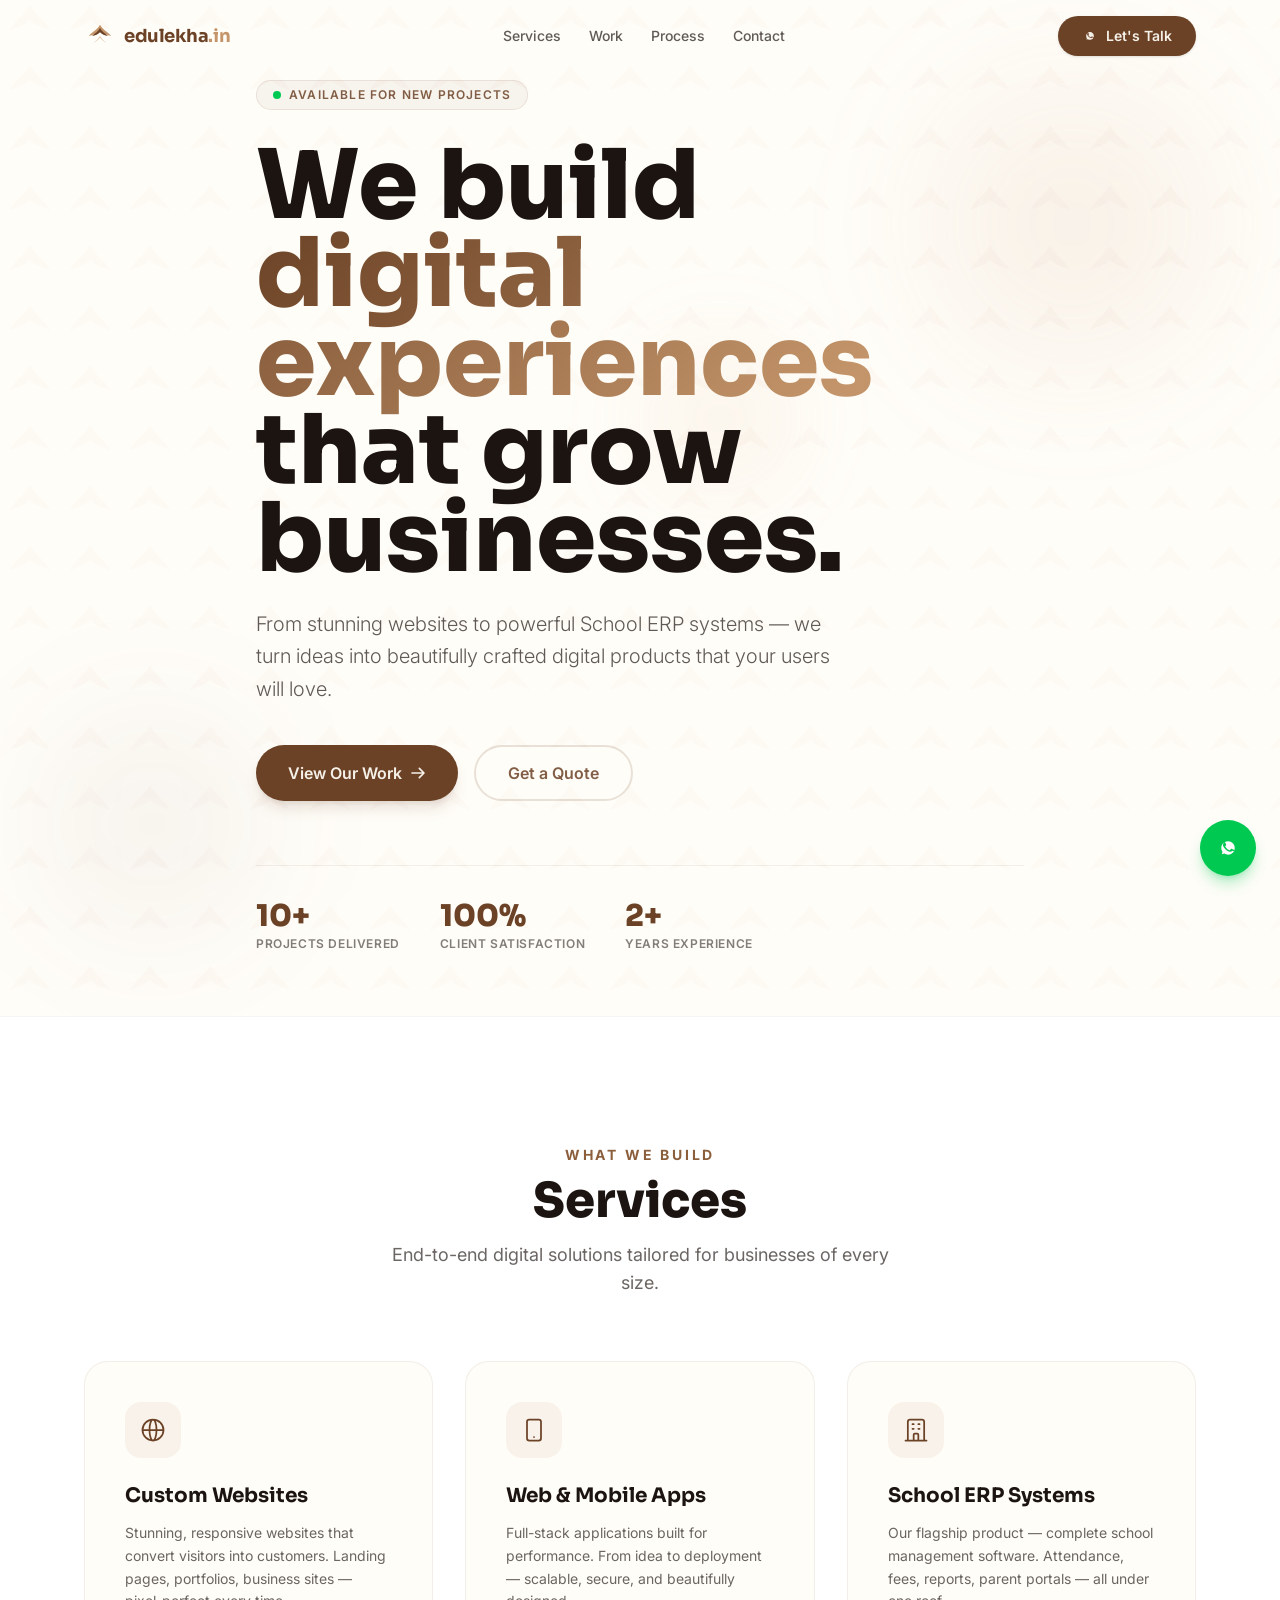
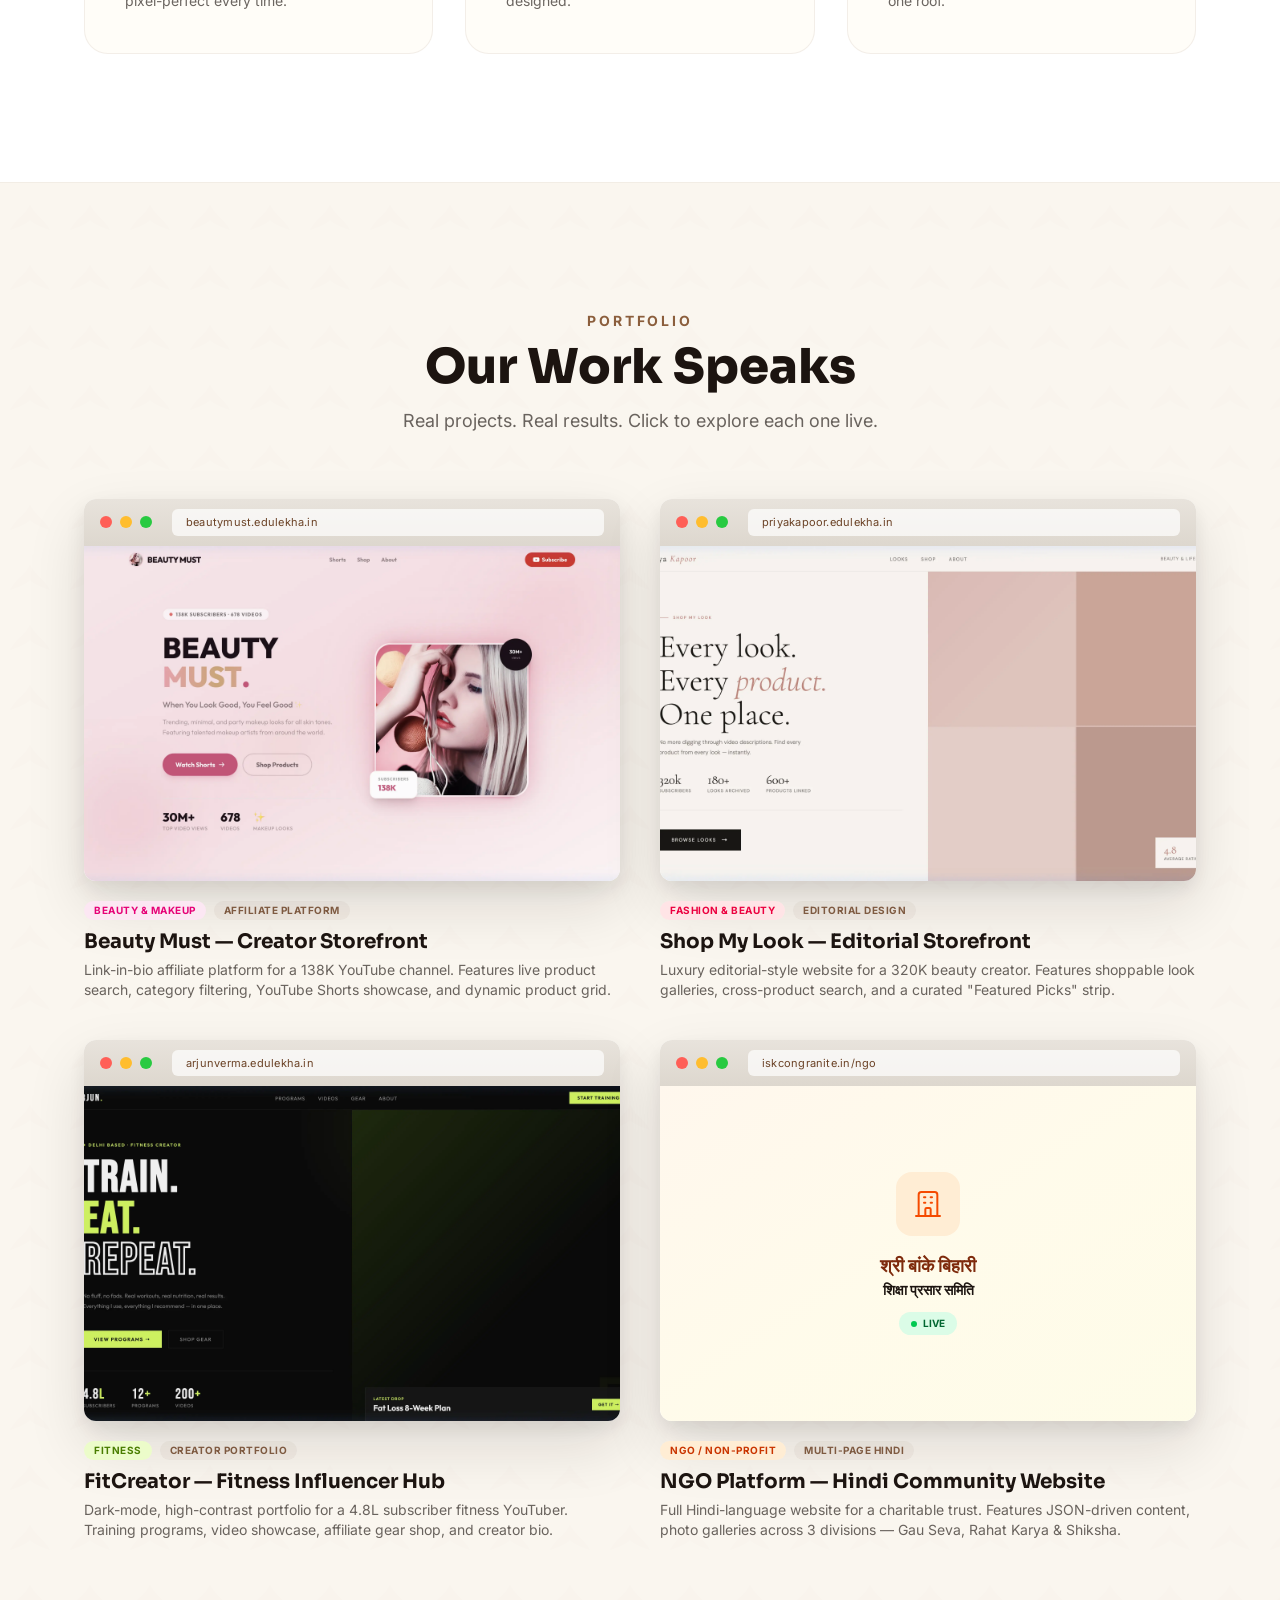
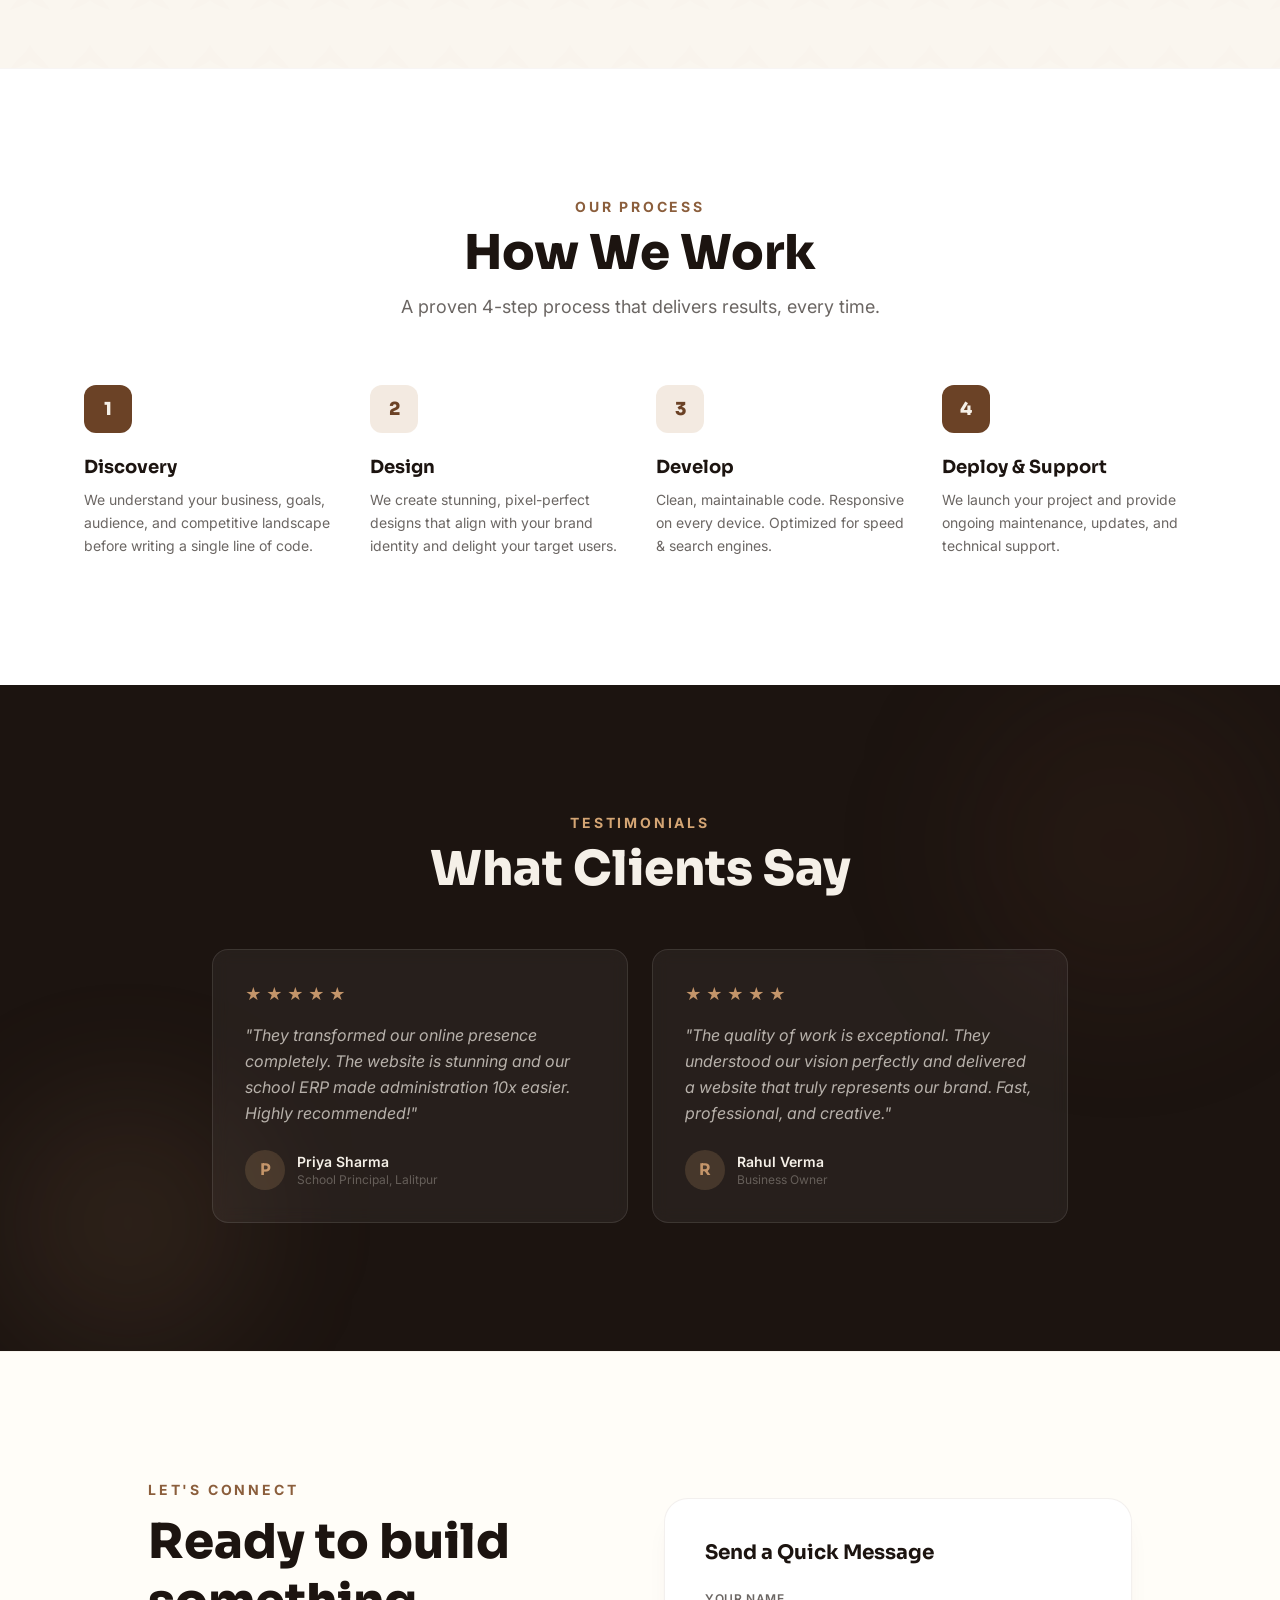
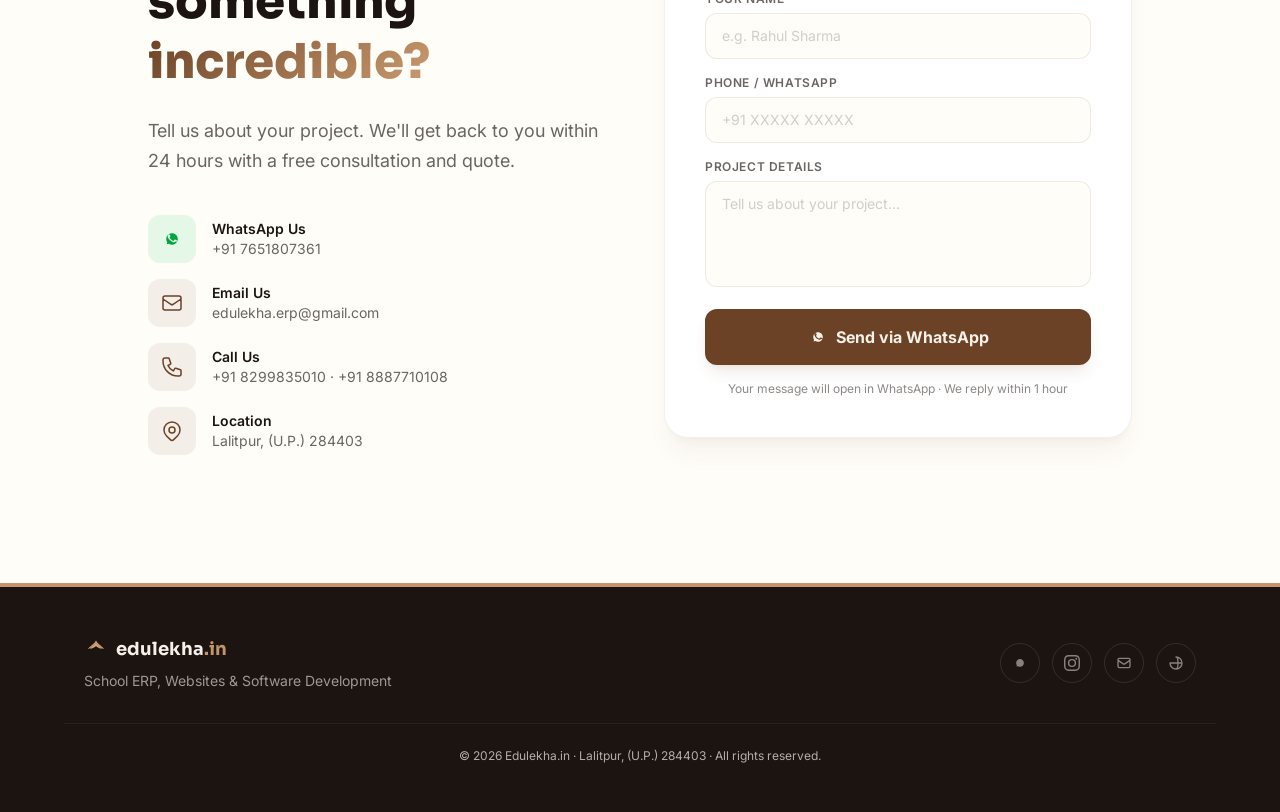
<file: index.html>
<!DOCTYPE html>
<html lang="en" class="scroll-smooth">
<head>
    <meta charset="UTF-8">
    <meta name="viewport" content="width=device-width, initial-scale=1.0">
    <title>Edulekha.in — School ERP, Websites & Software Development</title>
    <meta name="description" content="We craft stunning websites, powerful school ERP systems, and custom software solutions. Based in Lalitpur, U.P. — serving clients nationwide.">
    <link rel="canonical" href="https://edulekha.in/">

    <!-- Google Search Console Verification -->
    <!-- Replace content="..." with your actual verification code from GSC -->
    <meta name="google-site-verification" content="YOUR_GOOGLE_VERIFICATION_CODE_HERE" />

    <!-- Favicon and Touch Icons -->
    <link rel="icon" type="image/svg+xml" href="https://edulekha.in/favicon.svg" />
    <link rel="icon" type="image/png" href="https://edulekha.in/projects/beauty-must/AirBrush_20260418004006.jpg.jpeg" sizes="32x32" />
    <link rel="apple-touch-icon" href="https://edulekha.in/projects/beauty-must/AirBrush_20260418004006.jpg.jpeg" />

    <!-- Open Graph for Social Sharing / SEO -->
    <meta property="og:title" content="Edulekha.in — School ERP, Websites & Software Development">
    <meta property="og:description" content="We craft stunning websites, powerful school ERP systems, and custom software solutions. Based in Lalitpur, U.P. — serving clients nationwide.">
    <meta property="og:url" content="https://edulekha.in/">
    <meta property="og:type" content="website">
    <meta property="og:image" content="https://edulekha.in/projects/beauty-must/preview.webp">
    <meta property="og:site_name" content="Edulekha">
    <meta property="og:locale" content="en_IN">

    <!-- Twitter Cards for Twitter/X Sharing -->
    <meta name="twitter:card" content="summary_large_image">
    <meta name="twitter:title" content="Edulekha.in — School ERP, Websites & Software Development">
    <meta name="twitter:description" content="We craft stunning websites, school ERP systems, and custom software solutions. Based in Lalitpur, U.P.">
    <meta name="twitter:image" content="https://edulekha.in/projects/beauty-must/preview.webp">

    <!-- JSON-LD Structured Data (Schema.org) for Search Snippets -->
    <script type="application/ld+json">
    {
      "@context": "https://schema.org",
      "@type": "ProfessionalService",
      "name": "Edulekha",
      "alternateName": "Edulekha.in",
      "image": "https://edulekha.in/projects/beauty-must/AirBrush_20260418004006.jpg.jpeg",
      "@id": "https://edulekha.in/#organization",
      "url": "https://edulekha.in",
      "telephone": "+917651807361",
      "priceRange": "$$",
      "address": {
        "@type": "PostalAddress",
        "streetAddress": "Lalitpur",
        "addressLocality": "Lalitpur",
        "addressRegion": "Uttar Pradesh",
        "postalCode": "284403",
        "addressCountry": "IN"
      },
      "geo": {
        "@type": "GeoCoordinates",
        "latitude": 24.6853,
        "longitude": 78.4120
      },
      "openingHoursSpecification": {
        "@type": "OpeningHoursSpecification",
        "dayOfWeek": [
          "Monday",
          "Tuesday",
          "Wednesday",
          "Thursday",
          "Friday",
          "Saturday",
          "Sunday"
        ],
        "opens": "09:00",
        "closes": "21:00"
      },
      "sameAs": [
        "https://www.youtube.com/@BeautyMust",
        "https://github.com/edulekha",
        "https://www.instagram.com/edulekha.design/"
      ],
      "description": "Edulekha.in crafts stunning websites, powerful school ERP systems, and custom full-stack web and mobile software development solutions."
    }
    </script>
    <script type="application/ld+json">
    {
      "@context": "https://schema.org",
      "@type": "WebSite",
      "name": "Edulekha",
      "url": "https://edulekha.in/",
      "potentialAction": {
        "@type": "SearchAction",
        "target": "https://edulekha.in/?q={search_term_string}",
        "query-input": "required name=search_term_string"
      }
    }
    </script>

    <link rel="preconnect" href="https://fonts.googleapis.com">
    <link rel="preconnect" href="https://fonts.gstatic.com" crossorigin>
    <link rel="preload" href="https://fonts.googleapis.com/css2?family=Sora:wght@300;400;500;600;700;800&family=Inter:wght@300;400;500;600;700&display=swap" as="style" onload="this.onload=null;this.rel='stylesheet'">
    <noscript>
        <link href="https://fonts.googleapis.com/css2?family=Sora:wght@300;400;500;600;700;800&family=Inter:wght@300;400;500;600;700&display=swap" rel="stylesheet">
    </noscript>

    <link rel="stylesheet" href="styles.css">

    <style>
        body { font-family: 'Inter', sans-serif; }
        h1,h2,h3,h4,h5,h6,.font-heading { font-family: 'Sora', sans-serif; }

        ::-webkit-scrollbar { width: 6px; }
        ::-webkit-scrollbar-track { background: #F5F0E8; }
        ::-webkit-scrollbar-thumb { background: #C4956A; border-radius: 8px; }

        .reveal { opacity: 0; transform: translateY(28px); transition: all 0.7s cubic-bezier(0.16, 1, 0.3, 1); }
        .reveal.visible { opacity: 1; transform: translateY(0); }

        /* Lotus SVG background pattern */
        .lotus-bg {
            background-image: url("data:image/svg+xml,%3Csvg width='60' height='60' viewBox='0 0 60 60' xmlns='http://www.w3.org/2000/svg'%3E%3Cpath d='M30 5 C25 15, 15 20, 10 30 C15 28, 25 25, 30 20 C35 25, 45 28, 50 30 C45 20, 35 15, 30 5z' fill='%23C4956A' fill-opacity='0.03'/%3E%3C/svg%3E");
        }

        /* Browser mockup */
        .browser-frame { border-radius: 12px; overflow: hidden; box-shadow: 0 25px 60px rgba(28,20,16,0.12), 0 8px 20px rgba(28,20,16,0.08); transition: all 0.5s cubic-bezier(0.16,1,0.3,1); }
        .browser-frame:hover { transform: translateY(-8px) scale(1.01); box-shadow: 0 35px 80px rgba(28,20,16,0.18), 0 12px 30px rgba(28,20,16,0.1); }

        .browser-bar {
            background: linear-gradient(180deg, #E8E3DC, #DDD7CE);
            padding: 10px 16px;
            display: flex;
            align-items: center;
            gap: 8px;
        }
        .browser-dot { width: 12px; height: 12px; border-radius: 50%; }
        .browser-dot.red { background: #FF5F57; }
        .browser-dot.yellow { background: #FFBD2E; }
        .browser-dot.green { background: #28CA41; }
        .browser-url {
            flex: 1;
            margin-left: 12px;
            background: rgba(255,255,255,0.7);
            border-radius: 6px;
            padding: 5px 14px;
            font-size: 11px;
            color: #6B4226;
            font-family: 'Inter', monospace;
            letter-spacing: 0.02em;
        }

        /* Gradient text */
        .gradient-brand {
            background: linear-gradient(135deg, #6B4226 0%, #C4956A 50%, #8B5E3C 100%);
            background-size: 200% auto;
            -webkit-background-clip: text;
            -webkit-text-fill-color: transparent;
            background-clip: text;
        }

        /* Step connector line */
        .step-line { position: relative; }
        .step-line::after {
            content: '';
            position: absolute;
            top: 20px;
            left: 40px;
            right: -60%;
            height: 2px;
            background: linear-gradient(90deg, #C4956A, #C4956A33);
        }

        /* WhatsApp pulse */
        @keyframes waPulse {
            0% { box-shadow: 0 0 0 0 rgba(37,211,102,0.4); }
            70% { box-shadow: 0 0 0 20px rgba(37,211,102,0); }
            100% { box-shadow: 0 0 0 0 rgba(37,211,102,0); }
        }
        .wa-pulse { animation: waPulse 2s infinite; }
    </style>
</head>
<body class="bg-paper text-espresso antialiased lotus-bg selection:bg-gold/30">

    <!-- ═══════════════════════════════════════════════ -->
    <!-- NAVBAR -->
    <!-- ═══════════════════════════════════════════════ -->
    <nav class="fixed top-0 w-full z-50 transition-all duration-500" id="nav">
        <div class="max-w-6xl mx-auto px-5 py-4 flex justify-between items-center">
            <a href="#" class="flex items-center gap-2">
                <!-- Lotus SVG Logo -->
                <svg class="w-8 h-8" viewBox="0 0 100 100" fill="none" xmlns="http://www.w3.org/2000/svg">
                    <path d="M50 15 C42 30, 25 38, 15 50 C25 47, 42 42, 50 35 C58 42, 75 47, 85 50 C75 38, 58 30, 50 15z" fill="#C4956A"/>
                    <path d="M50 25 C45 35, 35 42, 25 50 C35 48, 45 44, 50 38 C55 44, 65 48, 75 50 C65 42, 55 35, 50 25z" fill="#6B4226"/>
                    <path d="M50 50 C46 58, 38 65, 30 72 C38 68, 46 62, 50 55 C54 62, 62 68, 70 72 C62 65, 54 58, 50 50z" fill="#C4956A" opacity="0.6"/>
                </svg>
                <span class="font-heading text-lg font-bold tracking-tight text-brand">edulekha<span class="text-gold">.in</span></span>
            </a>
            <div class="hidden md:flex items-center gap-7 text-sm font-medium">
                <a href="#services" class="text-espresso/70 hover:text-brand transition">Services</a>
                <a href="#work" class="text-espresso/70 hover:text-brand transition">Work</a>
                <a href="#process" class="text-espresso/70 hover:text-brand transition">Process</a>
                <a href="#contact" class="text-espresso/70 hover:text-brand transition">Contact</a>
            </div>
            <a href="https://wa.me/917651807361" target="_blank" class="bg-brand text-cream text-sm font-semibold py-2.5 px-6 rounded-full hover:bg-warm transition-all shadow-sm hover:shadow-lg hover:shadow-brand/15 flex items-center gap-2">
                <svg class="w-4 h-4" fill="currentColor" viewBox="0 0 24 24"><path d="M12.031 6.172c-3.181 0-5.767 2.586-5.768 5.766-.001 1.298.38 2.27 1.019 3.287l-.582 2.128 2.182-.573c.978.58 1.911.928 3.145.929 3.178 0 5.767-2.587 5.768-5.766.001-3.187-2.575-5.77-5.764-5.771zm3.392 8.244c-.144.405-.837.774-1.17.824-.299.045-.677.063-1.092-.069-.252-.08-.573-.187-.982-.365-2.114-.92-3.483-3.078-3.587-3.216-.104-.138-.859-1.144-.859-2.183 0-1.04.542-1.554.733-1.761.191-.208.414-.26.551-.26.138 0 .276.001.393.006.126.006.295-.049.444.316.149.366.505 1.238.55 1.332.046.094.076.204.004.348-.065.145-.102.234-.236.388-.133.153-.284.34-.403.458-.127.126-.263.264-.112.527.152.261.677 1.119 1.455 1.815.998.89 1.826 1.157 2.083 1.28.257.124.407.104.561-.072.153-.176.666-.777.844-1.044.178-.268.356-.223.593-.134.238.089 1.5.707 1.76.837.259.13.432.194.494.303.064.108.064.629-.08 1.034z"/></svg>
                Let's Talk
            </a>
        </div>
        <div class="h-px transition-all duration-500" id="nav-line"></div>
    </nav>

    <!-- ═══════════════════════════════════════════════ -->
    <!-- HERO -->
    <!-- ═══════════════════════════════════════════════ -->
    <main id="main-content">
    <section class="min-h-screen flex items-center pt-20 pb-16 relative overflow-hidden">
        <!-- Decorative -->
        <div class="absolute top-20 right-16 w-72 h-72 bg-gold/10 rounded-full blur-3xl animate-float"></div>
        <div class="absolute bottom-20 left-10 w-56 h-56 bg-brand/5 rounded-full blur-3xl animate-float" style="animation-delay:-3s"></div>
        <div class="absolute top-1/3 left-1/2 w-40 h-40 bg-goldLight/8 rounded-full blur-2xl animate-float" style="animation-delay:-1.5s"></div>

        <div class="max-w-6xl mx-auto px-5 relative z-10">
            <div class="max-w-3xl">
                <div class="inline-flex items-center gap-2 bg-brand/5 border border-brand/10 rounded-full px-4 py-1.5 mb-8 animate-fade-up">
                    <span class="w-2 h-2 bg-green-500 rounded-full animate-pulse"></span>
                    <span class="text-xs font-semibold tracking-widest uppercase text-brand/85">Available for New Projects</span>
                </div>

                <h1 class="font-heading text-5xl md:text-7xl lg:text-8xl font-extrabold leading-[0.92] mb-6 animate-fade-up" style="animation-delay:0.1s">
                    We build<br>
                    <span class="gradient-brand">digital experiences</span><br>
                    that grow<br>businesses.
                </h1>

                <p class="text-lg md:text-xl text-espresso/70 max-w-xl mb-10 leading-relaxed font-light animate-fade-up" style="animation-delay:0.2s">
                    From stunning websites to powerful School ERP systems — we turn ideas into beautifully crafted digital products that your users will love.
                </p>

                <div class="flex flex-wrap gap-4 animate-fade-up" style="animation-delay:0.3s">
                    <a href="#work" class="group bg-brand text-cream font-semibold py-3.5 px-8 rounded-full hover:bg-warm transition-all flex items-center gap-2 shadow-lg shadow-brand/15 hover:shadow-brand/25">
                        View Our Work
                        <svg class="w-4 h-4 group-hover:translate-x-0.5 transition-transform" fill="none" stroke="currentColor" viewBox="0 0 24 24"><path stroke-linecap="round" stroke-linejoin="round" stroke-width="2.5" d="M14 5l7 7m0 0l-7 7m7-7H3"/></svg>
                    </a>
                    <a href="#contact" class="font-semibold py-3.5 px-8 rounded-full border-2 border-brand/15 text-brand/85 hover:border-brand hover:text-brand transition-all">
                        Get a Quote
                    </a>
                </div>

                <!-- Stats -->
                <div class="flex flex-wrap gap-10 mt-16 pt-8 border-t border-brand/8 animate-fade-up" style="animation-delay:0.4s">
                    <div>
                        <p class="text-3xl font-heading font-extrabold text-brand" id="stat-projects">10+</p>
                        <p class="text-xs font-semibold text-espresso/55 uppercase tracking-wider mt-0.5">Projects Delivered</p>
                    </div>
                    <div>
                        <p class="text-3xl font-heading font-extrabold text-brand">100%</p>
                        <p class="text-xs font-semibold text-espresso/55 uppercase tracking-wider mt-0.5">Client Satisfaction</p>
                    </div>
                    <div>
                        <p class="text-3xl font-heading font-extrabold text-brand">2+</p>
                        <p class="text-xs font-semibold text-espresso/55 uppercase tracking-wider mt-0.5">Years Experience</p>
                    </div>
                </div>
            </div>
        </div>
    </section>

    <!-- ═══════════════════════════════════════════════ -->
    <!-- SERVICES -->
    <!-- ═══════════════════════════════════════════════ -->
    <section id="services" class="py-24 md:py-32 bg-white border-t border-brand/5">
        <div class="max-w-6xl mx-auto px-5">
            <div class="reveal text-center mb-16">
                <p class="text-warm text-sm font-bold uppercase tracking-[0.2em] mb-3">What We Build</p>
                <h2 class="font-heading text-3xl md:text-5xl font-extrabold mb-4">Services</h2>
                <p class="text-espresso/65 text-lg max-w-lg mx-auto">End-to-end digital solutions tailored for businesses of every size.</p>
            </div>

            <div class="grid grid-cols-1 md:grid-cols-3 gap-6 md:gap-8">
                <!-- Service 1 -->
                <div class="reveal group bg-paper border border-brand/8 rounded-3xl p-8 md:p-10 hover:border-gold/30 hover:shadow-xl hover:shadow-brand/5 transition-all duration-500">
                    <div class="w-14 h-14 rounded-2xl bg-gold/10 flex items-center justify-center mb-6 group-hover:bg-gold/20 transition">
                        <svg class="w-7 h-7 text-brand" fill="none" stroke="currentColor" viewBox="0 0 24 24"><path stroke-linecap="round" stroke-linejoin="round" stroke-width="1.5" d="M21 12a9 9 0 01-9 9m9-9a9 9 0 00-9-9m9 9H3m9 9a9 9 0 01-9-9m9 9c1.657 0 3-4.03 3-9s-1.343-9-3-9m0 18c-1.657 0-3-4.03-3-9s1.343-9 3-9m-9 9a9 9 0 019-9"/></svg>
                    </div>
                    <h3 class="font-heading text-xl font-bold mb-3 group-hover:text-brand transition">Custom Websites</h3>
                    <p class="text-espresso/65 leading-relaxed text-sm">Stunning, responsive websites that convert visitors into customers. Landing pages, portfolios, business sites — pixel-perfect every time.</p>
                </div>
                <!-- Service 2 -->
                <div class="reveal group bg-paper border border-brand/8 rounded-3xl p-8 md:p-10 hover:border-gold/30 hover:shadow-xl hover:shadow-brand/5 transition-all duration-500" style="transition-delay:0.1s">
                    <div class="w-14 h-14 rounded-2xl bg-gold/10 flex items-center justify-center mb-6 group-hover:bg-gold/20 transition">
                        <svg class="w-7 h-7 text-brand" fill="none" stroke="currentColor" viewBox="0 0 24 24"><path stroke-linecap="round" stroke-linejoin="round" stroke-width="1.5" d="M12 18h.01M8 21h8a2 2 0 002-2V5a2 2 0 00-2-2H8a2 2 0 00-2 2v14a2 2 0 002 2z"/></svg>
                    </div>
                    <h3 class="font-heading text-xl font-bold mb-3 group-hover:text-brand transition">Web & Mobile Apps</h3>
                    <p class="text-espresso/65 leading-relaxed text-sm">Full-stack applications built for performance. From idea to deployment — scalable, secure, and beautifully designed.</p>
                </div>
                <!-- Service 3 -->
                <div class="reveal group bg-paper border border-brand/8 rounded-3xl p-8 md:p-10 hover:border-gold/30 hover:shadow-xl hover:shadow-brand/5 transition-all duration-500" style="transition-delay:0.2s">
                    <div class="w-14 h-14 rounded-2xl bg-gold/10 flex items-center justify-center mb-6 group-hover:bg-gold/20 transition">
                        <svg class="w-7 h-7 text-brand" fill="none" stroke="currentColor" viewBox="0 0 24 24"><path stroke-linecap="round" stroke-linejoin="round" stroke-width="1.5" d="M19 21V5a2 2 0 00-2-2H7a2 2 0 00-2 2v16m14 0h2m-2 0h-5m-9 0H3m2 0h5M9 7h1m-1 4h1m4-4h1m-1 4h1m-5 10v-5a1 1 0 011-1h2a1 1 0 011 1v5m-4 0h4"/></svg>
                    </div>
                    <h3 class="font-heading text-xl font-bold mb-3 group-hover:text-brand transition">School ERP Systems</h3>
                    <p class="text-espresso/65 leading-relaxed text-sm">Our flagship product — complete school management software. Attendance, fees, reports, parent portals — all under one roof.</p>
                </div>
            </div>
        </div>
    </section>

    <!-- ═══════════════════════════════════════════════ -->
    <!-- PORTFOLIO / WORK -->
    <!-- ═══════════════════════════════════════════════ -->
    <section id="work" class="py-24 md:py-32 bg-cream/50 border-t border-brand/5">
        <div class="max-w-6xl mx-auto px-5">
            <div class="reveal text-center mb-16">
                <p class="text-warm text-sm font-bold uppercase tracking-[0.2em] mb-3">Portfolio</p>
                <h2 class="font-heading text-3xl md:text-5xl font-extrabold mb-4">Our Work Speaks</h2>
                <p class="text-espresso/65 text-lg max-w-lg mx-auto">Real projects. Real results. Click to explore each one live.</p>
            </div>

            <div class="grid grid-cols-1 lg:grid-cols-2 gap-8 md:gap-10">

                <!-- PROJECT 1: Beauty Must — YouTube Creator Affiliate Platform -->
                <a href="projects/beauty-must/beauty-must.html" class="reveal block group">
                    <div class="browser-frame bg-white">
                        <div class="browser-bar">
                            <div class="browser-dot red"></div>
                            <div class="browser-dot yellow"></div>
                            <div class="browser-dot green"></div>
                            <div class="browser-url">beautymust.edulekha.in</div>
                        </div>
                        <div class="relative overflow-hidden aspect-[16/10]">
                            <img src="projects/beauty-must/preview.webp" alt="Beauty Must — Affiliate Showcase Website" class="w-full h-full object-cover object-top group-hover:scale-[1.02] transition-transform duration-700" loading="lazy">
                            <div class="absolute inset-0 bg-gradient-to-t from-espresso/40 via-transparent to-transparent opacity-0 group-hover:opacity-100 transition-opacity duration-400"></div>
                            <div class="absolute bottom-4 left-4 right-4 opacity-0 group-hover:opacity-100 transform translate-y-3 group-hover:translate-y-0 transition-all duration-400">
                                <span class="inline-flex items-center gap-1.5 bg-white/90 backdrop-blur text-espresso text-sm font-bold py-2.5 px-6 rounded-xl shadow-lg">
                                    View Live Site
                                    <svg class="w-3.5 h-3.5" fill="none" stroke="currentColor" viewBox="0 0 24 24"><path stroke-linecap="round" stroke-linejoin="round" stroke-width="2.5" d="M14 5l7 7m0 0l-7 7m7-7H3"/></svg>
                                </span>
                            </div>
                        </div>
                    </div>
                    <div class="mt-5">
                        <div class="flex items-center gap-2 mb-2">
                            <span class="bg-pink-100 text-pink-600 text-[10px] font-bold px-2.5 py-0.5 rounded-full uppercase tracking-wider">Beauty & Makeup</span>
                            <span class="bg-brand/5 text-brand/85 text-[10px] font-bold px-2.5 py-0.5 rounded-full uppercase tracking-wider">Affiliate Platform</span>
                        </div>
                        <h3 class="font-heading text-xl font-bold group-hover:text-brand transition">Beauty Must — Creator Storefront</h3>
                        <p class="text-espresso/65 text-sm mt-1">Link-in-bio affiliate platform for a 138K YouTube channel. Features live product search, category filtering, YouTube Shorts showcase, and dynamic product grid.</p>
                    </div>
                </a>

                <!-- PROJECT 2: Shop My Look — Editorial Beauty Portfolio -->
                <a href="projects/shop-my-look.html" class="reveal block group">
                    <div class="browser-frame bg-white">
                        <div class="browser-bar">
                            <div class="browser-dot red"></div>
                            <div class="browser-dot yellow"></div>
                            <div class="browser-dot green"></div>
                            <div class="browser-url">priyakapoor.edulekha.in</div>
                        </div>
                        <div class="relative overflow-hidden aspect-[16/10]">
                            <img src="projects/shop-my-look-preview.webp" alt="Shop My Look — Editorial Beauty Website" class="w-full h-full object-cover object-top group-hover:scale-[1.02] transition-transform duration-700" loading="lazy">
                            <div class="absolute inset-0 bg-gradient-to-t from-espresso/40 via-transparent to-transparent opacity-0 group-hover:opacity-100 transition-opacity duration-400"></div>
                            <div class="absolute bottom-4 left-4 right-4 opacity-0 group-hover:opacity-100 transform translate-y-3 group-hover:translate-y-0 transition-all duration-400">
                                <span class="inline-flex items-center gap-1.5 bg-white/90 backdrop-blur text-espresso text-sm font-bold py-2.5 px-6 rounded-xl shadow-lg">
                                    View Live Site
                                    <svg class="w-3.5 h-3.5" fill="none" stroke="currentColor" viewBox="0 0 24 24"><path stroke-linecap="round" stroke-linejoin="round" stroke-width="2.5" d="M14 5l7 7m0 0l-7 7m7-7H3"/></svg>
                                </span>
                            </div>
                        </div>
                    </div>
                    <div class="mt-5">
                        <div class="flex items-center gap-2 mb-2">
                            <span class="bg-rose-100 text-rose-600 text-[10px] font-bold px-2.5 py-0.5 rounded-full uppercase tracking-wider">Fashion & Beauty</span>
                            <span class="bg-brand/5 text-brand/85 text-[10px] font-bold px-2.5 py-0.5 rounded-full uppercase tracking-wider">Editorial Design</span>
                        </div>
                        <h3 class="font-heading text-xl font-bold group-hover:text-brand transition">Shop My Look — Editorial Storefront</h3>
                        <p class="text-espresso/65 text-sm mt-1">Luxury editorial-style website for a 320K beauty creator. Features shoppable look galleries, cross-product search, and a curated "Featured Picks" strip.</p>
                    </div>
                </a>

                <!-- PROJECT 3: FitCreator — Fitness Influencer Portfolio -->
                <a href="projects/fitcreator-portfolio.html" class="reveal block group">
                    <div class="browser-frame bg-white">
                        <div class="browser-bar">
                            <div class="browser-dot red"></div>
                            <div class="browser-dot yellow"></div>
                            <div class="browser-dot green"></div>
                            <div class="browser-url">arjunverma.edulekha.in</div>
                        </div>
                        <div class="relative overflow-hidden aspect-[16/10]">
                            <img src="projects/fitcreator-preview.webp" alt="FitCreator — Fitness Portfolio Website" class="w-full h-full object-cover object-top group-hover:scale-[1.02] transition-transform duration-700" loading="lazy">
                            <div class="absolute inset-0 bg-gradient-to-t from-espresso/40 via-transparent to-transparent opacity-0 group-hover:opacity-100 transition-opacity duration-400"></div>
                            <div class="absolute bottom-4 left-4 right-4 opacity-0 group-hover:opacity-100 transform translate-y-3 group-hover:translate-y-0 transition-all duration-400">
                                <span class="inline-flex items-center gap-1.5 bg-white/90 backdrop-blur text-espresso text-sm font-bold py-2.5 px-6 rounded-xl shadow-lg">
                                    View Live Site
                                    <svg class="w-3.5 h-3.5" fill="none" stroke="currentColor" viewBox="0 0 24 24"><path stroke-linecap="round" stroke-linejoin="round" stroke-width="2.5" d="M14 5l7 7m0 0l-7 7m7-7H3"/></svg>
                                </span>
                            </div>
                        </div>
                    </div>
                    <div class="mt-5">
                        <div class="flex items-center gap-2 mb-2">
                            <span class="bg-lime-100 text-lime-700 text-[10px] font-bold px-2.5 py-0.5 rounded-full uppercase tracking-wider">Fitness</span>
                            <span class="bg-brand/5 text-brand/85 text-[10px] font-bold px-2.5 py-0.5 rounded-full uppercase tracking-wider">Creator Portfolio</span>
                        </div>
                        <h3 class="font-heading text-xl font-bold group-hover:text-brand transition">FitCreator — Fitness Influencer Hub</h3>
                        <p class="text-espresso/65 text-sm mt-1">Dark-mode, high-contrast portfolio for a 4.8L subscriber fitness YouTuber. Training programs, video showcase, affiliate gear shop, and creator bio.</p>
                    </div>
                </a>

                <!-- PROJECT 4: NGO Website — Live at iskcongranite.in -->
                <a href="https://iskcongranite.in/ngo/" target="_blank" class="reveal block group">
                    <div class="browser-frame bg-white">
                        <div class="browser-bar">
                            <div class="browser-dot red"></div>
                            <div class="browser-dot yellow"></div>
                            <div class="browser-dot green"></div>
                            <div class="browser-url">iskcongranite.in/ngo</div>
                        </div>
                        <div class="relative overflow-hidden aspect-[16/10] bg-gradient-to-br from-orange-50 via-amber-50 to-yellow-50 flex items-center justify-center">
                            <div class="text-center p-8">
                                <div class="w-16 h-16 bg-orange-100 rounded-2xl flex items-center justify-center mx-auto mb-4">
                                    <svg class="w-8 h-8 text-orange-600" fill="none" stroke="currentColor" viewBox="0 0 24 24"><path stroke-linecap="round" stroke-linejoin="round" stroke-width="1.5" d="M19 21V5a2 2 0 00-2-2H7a2 2 0 00-2 2v16m14 0h2m-2 0h-5m-9 0H3m2 0h5M9 7h1m-1 4h1m4-4h1m-1 4h1m-5 10v-5a1 1 0 011-1h2a1 1 0 011 1v5m-4 0h4"/></svg>
                                </div>
                                <p class="font-heading text-lg font-bold text-orange-900">श्री बांके बिहारी</p>
                                <p class="font-heading text-sm font-semibold text-orange-850">शिक्षा प्रसार समिति</p>
                                <div class="mt-3 inline-flex items-center gap-1.5 bg-green-100 text-green-800 text-[10px] font-bold px-3 py-1 rounded-full">
                                    <span class="w-1.5 h-1.5 bg-green-500 rounded-full animate-pulse"></span>
                                    LIVE
                                </div>
                            </div>
                        </div>
                    </div>
                    <div class="mt-5">
                        <div class="flex items-center gap-2 mb-2">
                            <span class="bg-orange-100 text-orange-700 text-[10px] font-bold px-2.5 py-0.5 rounded-full uppercase tracking-wider">NGO / Non-Profit</span>
                            <span class="bg-brand/5 text-brand/85 text-[10px] font-bold px-2.5 py-0.5 rounded-full uppercase tracking-wider">Multi-Page Hindi</span>
                        </div>
                        <h3 class="font-heading text-xl font-bold group-hover:text-brand transition">NGO Platform — Hindi Community Website</h3>
                        <p class="text-espresso/65 text-sm mt-1">Full Hindi-language website for a charitable trust. Features JSON-driven content, photo galleries across 3 divisions — Gau Seva, Rahat Karya & Shiksha.</p>
                    </div>
                </a>
            </div>
        </div>
    </section>

    </section>
    </main>

    <!-- ═══════════════════════════════════════════════ -->
    <!-- PROCESS -->
    <!-- ═══════════════════════════════════════════════ -->
    <section id="process" class="py-24 md:py-32 bg-white border-t border-brand/5">
        <div class="max-w-6xl mx-auto px-5">
            <div class="reveal text-center mb-16">
                <p class="text-warm text-sm font-bold uppercase tracking-[0.2em] mb-3">Our Process</p>
                <h2 class="font-heading text-3xl md:text-5xl font-extrabold mb-4">How We Work</h2>
                <p class="text-espresso/65 text-lg max-w-lg mx-auto">A proven 4-step process that delivers results, every time.</p>
            </div>

            <div class="grid grid-cols-1 sm:grid-cols-2 lg:grid-cols-4 gap-8">
                <!-- Step 1 -->
                <div class="reveal text-center lg:text-left">
                    <div class="w-12 h-12 rounded-xl bg-brand text-cream flex items-center justify-center font-heading font-extrabold text-lg mb-5 mx-auto lg:mx-0">1</div>
                    <h3 class="font-heading text-lg font-bold mb-2">Discovery</h3>
                    <p class="text-espresso/65 text-sm leading-relaxed">We understand your business, goals, audience, and competitive landscape before writing a single line of code.</p>
                </div>
                <!-- Step 2 -->
                <div class="reveal text-center lg:text-left" style="transition-delay:0.1s">
                    <div class="w-12 h-12 rounded-xl bg-gold/20 text-brand flex items-center justify-center font-heading font-extrabold text-lg mb-5 mx-auto lg:mx-0">2</div>
                    <h3 class="font-heading text-lg font-bold mb-2">Design</h3>
                    <p class="text-espresso/65 text-sm leading-relaxed">We create stunning, pixel-perfect designs that align with your brand identity and delight your target users.</p>
                </div>
                <!-- Step 3 -->
                <div class="reveal text-center lg:text-left" style="transition-delay:0.2s">
                    <div class="w-12 h-12 rounded-xl bg-gold/20 text-brand flex items-center justify-center font-heading font-extrabold text-lg mb-5 mx-auto lg:mx-0">3</div>
                    <h3 class="font-heading text-lg font-bold mb-2">Develop</h3>
                    <p class="text-espresso/65 text-sm leading-relaxed">Clean, maintainable code. Responsive on every device. Optimized for speed & search engines.</p>
                </div>
                <!-- Step 4 -->
                <div class="reveal text-center lg:text-left" style="transition-delay:0.3s">
                    <div class="w-12 h-12 rounded-xl bg-brand text-cream flex items-center justify-center font-heading font-extrabold text-lg mb-5 mx-auto lg:mx-0">4</div>
                    <h3 class="font-heading text-lg font-bold mb-2">Deploy & Support</h3>
                    <p class="text-espresso/65 text-sm leading-relaxed">We launch your project and provide ongoing maintenance, updates, and technical support.</p>
                </div>
            </div>
        </div>
    </section>

    <!-- ═══════════════════════════════════════════════ -->
    <!-- TESTIMONIALS -->
    <!-- ═══════════════════════════════════════════════ -->
    <section class="py-24 md:py-32 bg-espresso text-cream relative overflow-hidden">
        <div class="absolute top-0 right-0 w-80 h-80 bg-brand/10 rounded-full blur-3xl"></div>
        <div class="absolute bottom-0 left-0 w-64 h-64 bg-gold/10 rounded-full blur-3xl"></div>

        <div class="max-w-4xl mx-auto px-5 relative z-10">
            <div class="reveal text-center mb-14">
                <p class="text-goldLight text-sm font-bold uppercase tracking-[0.2em] mb-3">Testimonials</p>
                <h2 class="font-heading text-3xl md:text-5xl font-extrabold mb-4">What Clients Say</h2>
            </div>

            <div class="grid gap-6 md:grid-cols-2">
                <div class="reveal bg-white/5 border border-white/10 rounded-2xl p-8 backdrop-blur-sm">
                    <div class="flex gap-1 mb-4 text-gold">
                        <span>★</span><span>★</span><span>★</span><span>★</span><span>★</span>
                    </div>
                    <p class="text-cream/70 leading-relaxed mb-6 italic">"They transformed our online presence completely. The website is stunning and our school ERP made administration 10x easier. Highly recommended!"</p>
                    <div class="flex items-center gap-3">
                        <div class="w-10 h-10 bg-gold/20 rounded-full flex items-center justify-center font-heading font-bold text-gold">P</div>
                        <div>
                            <p class="font-semibold text-sm">Priya Sharma</p>
                            <p class="text-cream/30 text-xs">School Principal, Lalitpur</p>
                        </div>
                    </div>
                </div>

                <div class="reveal bg-white/5 border border-white/10 rounded-2xl p-8 backdrop-blur-sm" style="transition-delay:0.1s">
                    <div class="flex gap-1 mb-4 text-gold">
                        <span>★</span><span>★</span><span>★</span><span>★</span><span>★</span>
                    </div>
                    <p class="text-cream/70 leading-relaxed mb-6 italic">"The quality of work is exceptional. They understood our vision perfectly and delivered a website that truly represents our brand. Fast, professional, and creative."</p>
                    <div class="flex items-center gap-3">
                        <div class="w-10 h-10 bg-gold/20 rounded-full flex items-center justify-center font-heading font-bold text-gold">R</div>
                        <div>
                            <p class="font-semibold text-sm">Rahul Verma</p>
                            <p class="text-cream/30 text-xs">Business Owner</p>
                        </div>
                    </div>
                </div>
            </div>
        </div>
    </section>

    <!-- ═══════════════════════════════════════════════ -->
    <!-- CONTACT CTA -->
    <!-- ═══════════════════════════════════════════════ -->
    <section id="contact" class="py-24 md:py-32 bg-paper border-t border-brand/5">
        <div class="max-w-5xl mx-auto px-5">
            <div class="reveal grid grid-cols-1 lg:grid-cols-2 gap-12 items-center">
                <!-- Left: CTA Text -->
                <div>
                    <p class="text-warm text-sm font-bold uppercase tracking-[0.2em] mb-3">Let's Connect</p>
                    <h2 class="font-heading text-3xl md:text-5xl font-extrabold mb-6 leading-tight">
                        Ready to build<br>something <span class="gradient-brand">incredible?</span>
                    </h2>
                    <p class="text-espresso/65 text-lg mb-10 leading-relaxed">
                        Tell us about your project. We'll get back to you within 24 hours with a free consultation and quote.
                    </p>

                    <!-- Contact Links -->
                    <div class="space-y-4">
                        <!-- WhatsApp (Primary) -->
                        <a href="https://wa.me/917651807361" target="_blank" class="flex items-center gap-4 group">
                            <div class="w-12 h-12 rounded-xl bg-green-500/10 flex items-center justify-center group-hover:bg-green-500/20 transition wa-pulse">
                                <svg class="w-6 h-6 text-green-600" fill="currentColor" viewBox="0 0 24 24"><path d="M12.031 6.172c-3.181 0-5.767 2.586-5.768 5.766-.001 1.298.38 2.27 1.019 3.287l-.582 2.128 2.182-.573c.978.58 1.911.928 3.145.929 3.178 0 5.767-2.587 5.768-5.766.001-3.187-2.575-5.77-5.764-5.771zm3.392 8.244c-.144.405-.837.774-1.17.824-.299.045-.677.063-1.092-.069-.252-.08-.573-.187-.982-.365-2.114-.92-3.483-3.078-3.587-3.216-.104-.138-.859-1.144-.859-2.183 0-1.04.542-1.554.733-1.761.191-.208.414-.26.551-.26.138 0 .276.001.393.006.126.006.295-.049.444.316.149.366.505 1.238.55 1.332.046.094.076.204.004.348-.065.145-.102.234-.236.388-.133.153-.284.34-.403.458-.127.126-.263.264-.112.527.152.261.677 1.119 1.455 1.815.998.89 1.826 1.157 2.083 1.28.257.124.407.104.561-.072.153-.176.666-.777.844-1.044.178-.268.356-.223.593-.134.238.089 1.5.707 1.76.837.259.13.432.194.494.303.064.108.064.629-.08 1.034z"/></svg>
                            </div>
                            <div>
                                <p class="font-semibold text-sm group-hover:text-green-700 transition">WhatsApp Us</p>
                                <p class="text-espresso/65 text-sm">+91 7651807361</p>
                            </div>
                        </a>

                        <!-- Email -->
                        <!--email_off-->
                        <a href="mailto:edulekha.erp@gmail.com" class="flex items-center gap-4 group">
                            <div class="w-12 h-12 rounded-xl bg-brand/8 flex items-center justify-center group-hover:bg-brand/15 transition">
                                <svg class="w-6 h-6 text-brand" fill="none" stroke="currentColor" viewBox="0 0 24 24"><path stroke-linecap="round" stroke-linejoin="round" stroke-width="1.5" d="M3 8l7.89 5.26a2 2 0 002.22 0L21 8M5 19h14a2 2 0 002-2V7a2 2 0 00-2-2H5a2 2 0 00-2 2v10a2 2 0 002 2z"/></svg>
                            </div>
                            <div>
                                <p class="font-semibold text-sm group-hover:text-brand transition">Email Us</p>
                                <p class="text-espresso/65 text-sm">edulekha.erp@gmail.com</p>
                            </div>
                        </a>
                        <!--/email_off-->

                        <!-- Phone -->
                        <a href="tel:+918299835010" class="flex items-center gap-4 group">
                            <div class="w-12 h-12 rounded-xl bg-brand/8 flex items-center justify-center group-hover:bg-brand/15 transition">
                                <svg class="w-6 h-6 text-brand" fill="none" stroke="currentColor" viewBox="0 0 24 24"><path stroke-linecap="round" stroke-linejoin="round" stroke-width="1.5" d="M3 5a2 2 0 012-2h3.28a1 1 0 01.948.684l1.498 4.493a1 1 0 01-.502 1.21l-2.257 1.13a11.042 11.042 0 005.516 5.516l1.13-2.257a1 1 0 011.21-.502l4.493 1.498a1 1 0 01.684.949V19a2 2 0 01-2 2h-1C9.716 21 3 14.284 3 6V5z"/></svg>
                            </div>
                            <div>
                                <p class="font-semibold text-sm group-hover:text-brand transition">Call Us</p>
                                <p class="text-espresso/65 text-sm">+91 8299835010 · +91 8887710108</p>
                            </div>
                        </a>

                        <!-- Location -->
                        <div class="flex items-center gap-4">
                            <div class="w-12 h-12 rounded-xl bg-brand/8 flex items-center justify-center">
                                <svg class="w-6 h-6 text-brand" fill="none" stroke="currentColor" viewBox="0 0 24 24"><path stroke-linecap="round" stroke-linejoin="round" stroke-width="1.5" d="M17.657 16.657L13.414 20.9a1.998 1.998 0 01-2.827 0l-4.244-4.243a8 8 0 1111.314 0z"/><path stroke-linecap="round" stroke-linejoin="round" stroke-width="1.5" d="M15 11a3 3 0 11-6 0 3 3 0 016 0z"/></svg>
                            </div>
                            <div>
                                <p class="font-semibold text-sm">Location</p>
                                <p class="text-espresso/65 text-sm">Lalitpur, (U.P.) 284403</p>
                            </div>
                        </div>
                    </div>
                </div>

                <!-- Right: Quick Contact Form -->
                <div class="bg-white rounded-3xl p-8 md:p-10 border border-brand/8 shadow-xl shadow-brand/5">
                    <h3 class="font-heading text-xl font-bold mb-6">Send a Quick Message</h3>
                    <form id="contactForm" class="space-y-4">
                        <div>
                            <label class="text-xs font-semibold text-espresso/65 uppercase tracking-wider mb-1.5 block">Your Name</label>
                            <input id="cf-name" type="text" required placeholder="e.g. Rahul Sharma" class="w-full px-4 py-3 rounded-xl bg-paper border border-brand/10 text-sm focus:outline-none focus:border-brand focus:ring-2 focus:ring-brand/10 transition placeholder:text-espresso/20">
                        </div>
                        <div>
                            <label class="text-xs font-semibold text-espresso/65 uppercase tracking-wider mb-1.5 block">Phone / WhatsApp</label>
                            <input id="cf-phone" type="tel" required placeholder="+91 XXXXX XXXXX" class="w-full px-4 py-3 rounded-xl bg-paper border border-brand/10 text-sm focus:outline-none focus:border-brand focus:ring-2 focus:ring-brand/10 transition placeholder:text-espresso/20">
                        </div>
                        <div>
                            <label class="text-xs font-semibold text-espresso/65 uppercase tracking-wider mb-1.5 block">Project Details</label>
                            <textarea id="cf-details" rows="4" required placeholder="Tell us about your project..." class="w-full px-4 py-3 rounded-xl bg-paper border border-brand/10 text-sm focus:outline-none focus:border-brand focus:ring-2 focus:ring-brand/10 transition placeholder:text-espresso/20 resize-none"></textarea>
                        </div>
                        <button type="submit" class="submit-btn w-full bg-brand text-cream font-bold py-3.5 rounded-xl hover:bg-warm transition-all border-2 border-brand shadow-lg shadow-brand/10 flex items-center justify-center gap-2">
                            <svg class="w-5 h-5" fill="currentColor" viewBox="0 0 24 24"><path d="M12.031 6.172c-3.181 0-5.767 2.586-5.768 5.766-.001 1.298.38 2.27 1.019 3.287l-.582 2.128 2.182-.573c.978.58 1.911.928 3.145.929 3.178 0 5.767-2.587 5.768-5.766.001-3.187-2.575-5.77-5.764-5.771zm3.392 8.244c-.144.405-.837.774-1.17.824-.299.045-.677.063-1.092-.069-.252-.08-.573-.187-.982-.365-2.114-.92-3.483-3.078-3.587-3.216-.104-.138-.859-1.144-.859-2.183 0-1.04.542-1.554.733-1.761.191-.208.414-.26.551-.26.138 0 .276.001.393.006.126.006.295-.049.444.316.149.366.505 1.238.55 1.332.046.094.076.204.004.348-.065.145-.102.234-.236.388-.133.153-.284.34-.403.458-.127.126-.263.264-.112.527.152.261.677 1.119 1.455 1.815.998.89 1.826 1.157 2.083 1.28.257.124.407.104.561-.072.153-.176.666-.777.844-1.044.178-.268.356-.223.593-.134.238.089 1.5.707 1.76.837.259.13.432.194.494.303.064.108.064.629-.08 1.034z"/></svg>
                            Send via WhatsApp
                        </button>
                        <p class="text-center text-espresso/50 text-xs mt-2">Your message will open in WhatsApp · We reply within 1 hour</p>
                    </form>
                </div>
            </div>
        </div>
    </section>

    <!-- ═══════════════════════════════════════════════ -->
    <!-- FOOTER -->
    <!-- ═══════════════════════════════════════════════ -->
    <footer class="bg-espresso text-cream/50 py-12 border-t-4 border-gold">
        <div class="max-w-6xl mx-auto px-5 flex flex-col md:flex-row justify-between items-center gap-6">
            <div class="text-center md:text-left">
                <div class="flex items-center gap-2 justify-center md:justify-start mb-2">
                    <svg class="w-6 h-6" viewBox="0 0 100 100" fill="none"><path d="M50 15 C42 30, 25 38, 15 50 C25 47, 42 42, 50 35 C58 42, 75 47, 85 50 C75 38, 58 30, 50 15z" fill="#C4956A"/><path d="M50 25 C45 35, 35 42, 25 50 C35 48, 45 44, 50 38 C55 44, 65 48, 75 50 C65 42, 55 35, 50 25z" fill="#D4A574"/></svg>
                    <span class="font-heading text-lg font-bold text-cream">edulekha<span class="text-gold">.in</span></span>
                </div>
                <p class="text-cream/60 text-sm">School ERP, Websites & Software Development</p>
            </div>
            <div class="flex items-center gap-3">
                <a href="https://wa.me/917651807361" target="_blank" class="w-10 h-10 rounded-full border border-white/10 flex items-center justify-center hover:bg-green-600 hover:border-green-600 hover:text-white transition-all" title="WhatsApp">
                    <svg class="w-4 h-4" fill="currentColor" viewBox="0 0 24 24"><path d="M12.031 6.172c-3.181 0-5.767 2.586-5.768 5.766-.001 1.298.38 2.27 1.019 3.287l-.582 2.128 2.182-.573c.978.58 1.911.928 3.145.929 3.178 0 5.767-2.587 5.768-5.766.001-3.187-2.575-5.77-5.764-5.771z"/></svg>
                </a>
                <a href="https://www.instagram.com/edulekha.design/" target="_blank" class="w-10 h-10 rounded-full border border-white/10 flex items-center justify-center hover:bg-pink-600 hover:border-pink-600 hover:text-white transition-all" title="Instagram">
                    <svg class="w-4 h-4" fill="currentColor" viewBox="0 0 24 24"><path d="M12 2.163c3.204 0 3.584.012 4.85.07 3.252.148 4.771 1.691 4.919 4.919.058 1.265.069 1.645.069 4.849 0 3.205-.012 3.584-.069 4.849-.149 3.225-1.664 4.771-4.919 4.919-1.266.058-1.644.07-4.85.07-3.204 0-3.584-.012-4.849-.07-3.26-.149-4.771-1.699-4.919-4.92-.058-1.265-.07-1.644-.07-4.849 0-3.204.013-3.583.07-4.849.149-3.227 1.664-4.771 4.919-4.919 1.266-.057 1.645-.069 4.849-.069zM12 0C8.741 0 8.333.014 7.053.072 2.695.272.273 2.69.073 7.051.014 8.333 0 8.741 0 12c0 3.259.014 3.668.072 4.948.2 4.358 2.618 6.78 6.98 6.98 1.281.058 1.689.072 4.948.072 3.259 0 3.668-.014 4.948-.072 4.354-.2 6.782-2.618 6.979-6.98.059-1.28.073-1.689.073-4.948 0-3.259-.014-3.667-.072-4.947-.196-4.354-2.617-6.78-6.979-6.98C15.668.014 15.259 0 12 0zm0 5.838a6.162 6.162 0 100 12.324 6.162 6.162 0 000-12.324zM12 16a4 4 0 110-8 4 4 0 010 8zm6.406-11.845a1.44 1.44 0 100 2.881 1.44 1.44 0 000-2.881z"/></svg>
                </a>
                <!--email_off-->
                <a href="mailto:edulekha.erp@gmail.com" class="w-10 h-10 rounded-full border border-white/10 flex items-center justify-center hover:bg-brand hover:border-brand hover:text-white transition-all" title="Email">
                    <svg class="w-4 h-4" fill="none" stroke="currentColor" viewBox="0 0 24 24"><path stroke-linecap="round" stroke-linejoin="round" stroke-width="2" d="M3 8l7.89 5.26a2 2 0 002.22 0L21 8M5 19h14a2 2 0 002-2V7a2 2 0 00-2-2H5a2 2 0 00-2 2v10a2 2 0 002 2z"/></svg>
                </a>
                <!--/email_off-->
                <a href="https://edulekha.in" target="_blank" class="w-10 h-10 rounded-full border border-white/10 flex items-center justify-center hover:bg-gold hover:border-gold hover:text-espresso transition-all" title="Website">
                    <svg class="w-4 h-4" fill="none" stroke="currentColor" viewBox="0 0 24 24"><path stroke-linecap="round" stroke-linejoin="round" stroke-width="2" d="M21 12a9 9 0 01-9 9m9-9a9 9 0 00-9-9m9 9H3m9 9a9 9 0 01-9-9m9 9c1.657 0 3-4.03 3-9s-1.343-9-3-9"/></svg>
                </a>
            </div>
        </div>
        <div class="max-w-6xl mx-auto px-5 mt-8 pt-6 border-t border-white/5 text-center">
            <p class="text-cream/70 text-xs">&copy; 2026 Edulekha.in &middot; Lalitpur, (U.P.) 284403 &middot; All rights reserved.</p>
        </div>
    </footer>

    <!-- ═══════════════════════════════════════════════ -->
    <!-- FLOATING WHATSAPP BUTTON -->
    <!-- ═══════════════════════════════════════════════ -->
    <a href="https://wa.me/917651807361" target="_blank"
       class="fixed bottom-6 right-6 z-50 w-14 h-14 bg-green-500 rounded-full flex items-center justify-center text-white shadow-lg shadow-green-500/30 hover:bg-green-600 hover:scale-110 transition-all wa-pulse"
       title="Chat on WhatsApp">
        <svg class="w-7 h-7" fill="currentColor" viewBox="0 0 24 24"><path d="M12.031 6.172c-3.181 0-5.767 2.586-5.768 5.766-.001 1.298.38 2.27 1.019 3.287l-.582 2.128 2.182-.573c.978.58 1.911.928 3.145.929 3.178 0 5.767-2.587 5.768-5.766.001-3.187-2.575-5.77-5.764-5.771zm3.392 8.244c-.144.405-.837.774-1.17.824-.299.045-.677.063-1.092-.069-.252-.08-.573-.187-.982-.365-2.114-.92-3.483-3.078-3.587-3.216-.104-.138-.859-1.144-.859-2.183 0-1.04.542-1.554.733-1.761.191-.208.414-.26.551-.26.138 0 .276.001.393.006.126.006.295-.049.444.316.149.366.505 1.238.55 1.332.046.094.076.204.004.348-.065.145-.102.234-.236.388-.133.153-.284.34-.403.458-.127.126-.263.264-.112.527.152.261.677 1.119 1.455 1.815.998.89 1.826 1.157 2.083 1.28.257.124.407.104.561-.072.153-.176.666-.777.844-1.044.178-.268.356-.223.593-.134.238.089 1.5.707 1.76.837.259.13.432.194.494.303.064.108.064.629-.08 1.034z"/></svg>
    </a>

    <!-- JS -->
    <script>
    (function() {
        // Scroll reveal
        const obs = new IntersectionObserver(entries => {
            entries.forEach(e => { if(e.isIntersecting) e.target.classList.add('visible'); });
        }, { threshold: 0.08, rootMargin: '0px 0px -40px 0px' });
        document.querySelectorAll('.reveal').forEach(el => obs.observe(el));

        // Navbar scroll effect
        const nav = document.getElementById('nav');
        const navLine = document.getElementById('nav-line');
        window.addEventListener('scroll', () => {
            if(window.scrollY > 50) {
                nav.style.background = 'rgba(245,240,232,0.92)';
                nav.style.backdropFilter = 'blur(12px)';
                navLine.style.background = 'rgba(107,66,38,0.08)';
            } else {
                nav.style.background = 'transparent';
                nav.style.backdropFilter = 'none';
                navLine.style.background = 'transparent';
            }
        });

        // WhatsApp Contact Form
        const form = document.getElementById('contactForm');
        if(form) {
            form.addEventListener('submit', function(e) {
                e.preventDefault();
                const name = document.getElementById('cf-name').value.trim();
                const phone = document.getElementById('cf-phone').value.trim();
                const details = document.getElementById('cf-details').value.trim();

                const message = `🌐 *New Project Enquiry — Edulekha.in*\n\n👤 *Name:* ${name}\n📱 *Phone:* ${phone}\n\n📋 *Project Details:*\n${details}\n\n— Sent from edulekha.in portfolio`;

                const waURL = `https://wa.me/917651807361?text=${encodeURIComponent(message)}`;

                // Show success state
                const btn = form.querySelector('.submit-btn');
                btn.innerHTML = '<svg class="w-5 h-5" fill="none" stroke="currentColor" viewBox="0 0 24 24"><path stroke-linecap="round" stroke-linejoin="round" stroke-width="2.5" d="M5 13l4 4L19 7"/></svg> Opening WhatsApp...';
                btn.classList.remove('bg-brand', 'border-brand');
                btn.classList.add('bg-green-600', 'border-green-600');

                // Open WhatsApp
                setTimeout(() => {
                    window.open(waURL, '_blank');
                    // Reset after 3 seconds
                    setTimeout(() => {
                        btn.innerHTML = '<svg class="w-5 h-5" fill="currentColor" viewBox="0 0 24 24"><path d="M12.031 6.172c-3.181 0-5.767 2.586-5.768 5.766-.001 1.298.38 2.27 1.019 3.287l-.582 2.128 2.182-.573c.978.58 1.911.928 3.145.929 3.178 0 5.767-2.587 5.768-5.766.001-3.187-2.575-5.77-5.764-5.771zm3.392 8.244c-.144.405-.837.774-1.17.824-.299.045-.677.063-1.092-.069-.252-.08-.573-.187-.982-.365-2.114-.92-3.483-3.078-3.587-3.216-.104-.138-.859-1.144-.859-2.183 0-1.04.542-1.554.733-1.761.191-.208.414-.26.551-.26.138 0 .276.001.393.006.126.006.295-.049.444.316.149.366.505 1.238.55 1.332.046.094.076.204.004.348-.065.145-.102.234-.236.388-.133.153-.284.34-.403.458-.127.126-.263.264-.112.527.152.261.677 1.119 1.455 1.815.998.89 1.826 1.157 2.083 1.28.257.124.407.104.561-.072.153-.176.666-.777.844-1.044.178-.268.356-.223.593-.134.238.089 1.5.707 1.76.837.259.13.432.194.494.303.064.108.064.629-.08 1.034z"/></svg> Send via WhatsApp';
                        btn.classList.remove('bg-green-600', 'border-green-600');
                        btn.classList.add('bg-brand', 'border-brand');
                        form.reset();
                    }, 3000);
                }, 300);
            });
        }
    })();
    </script>
</body>
</html>
</file>
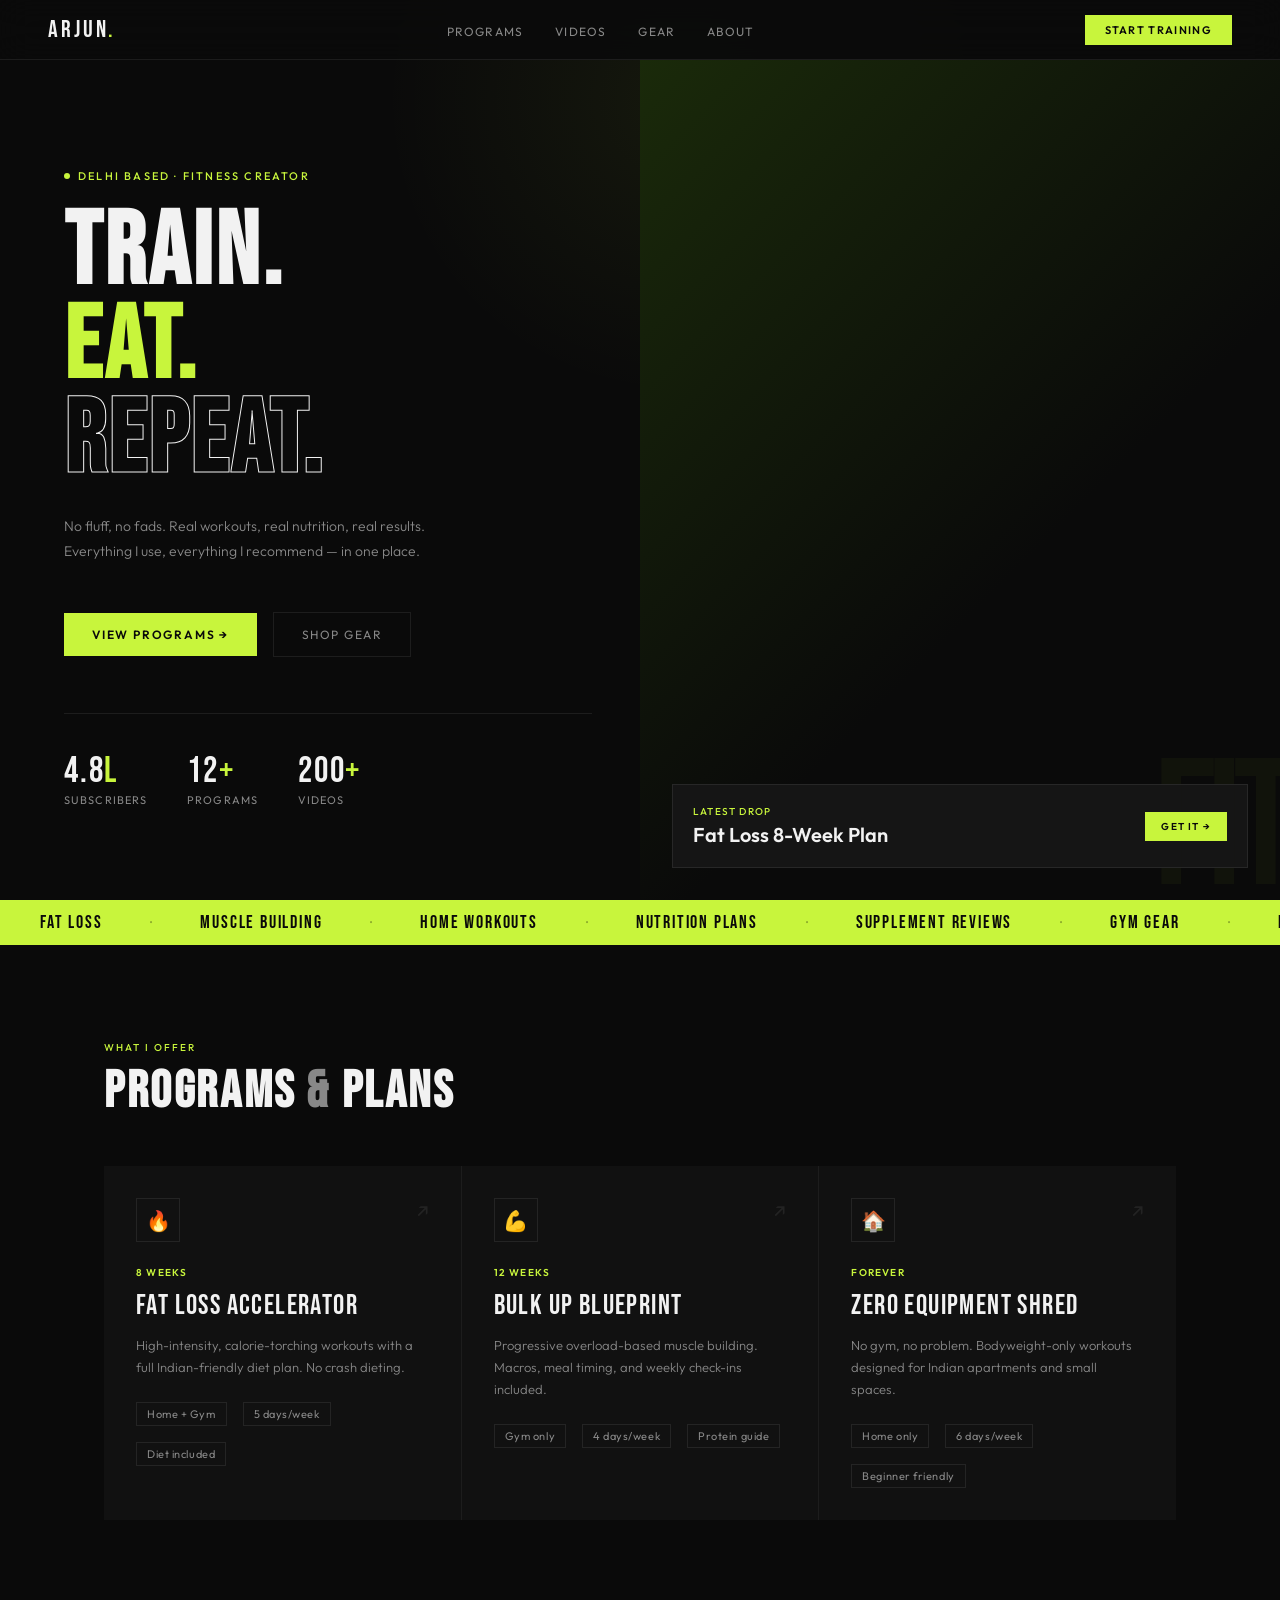
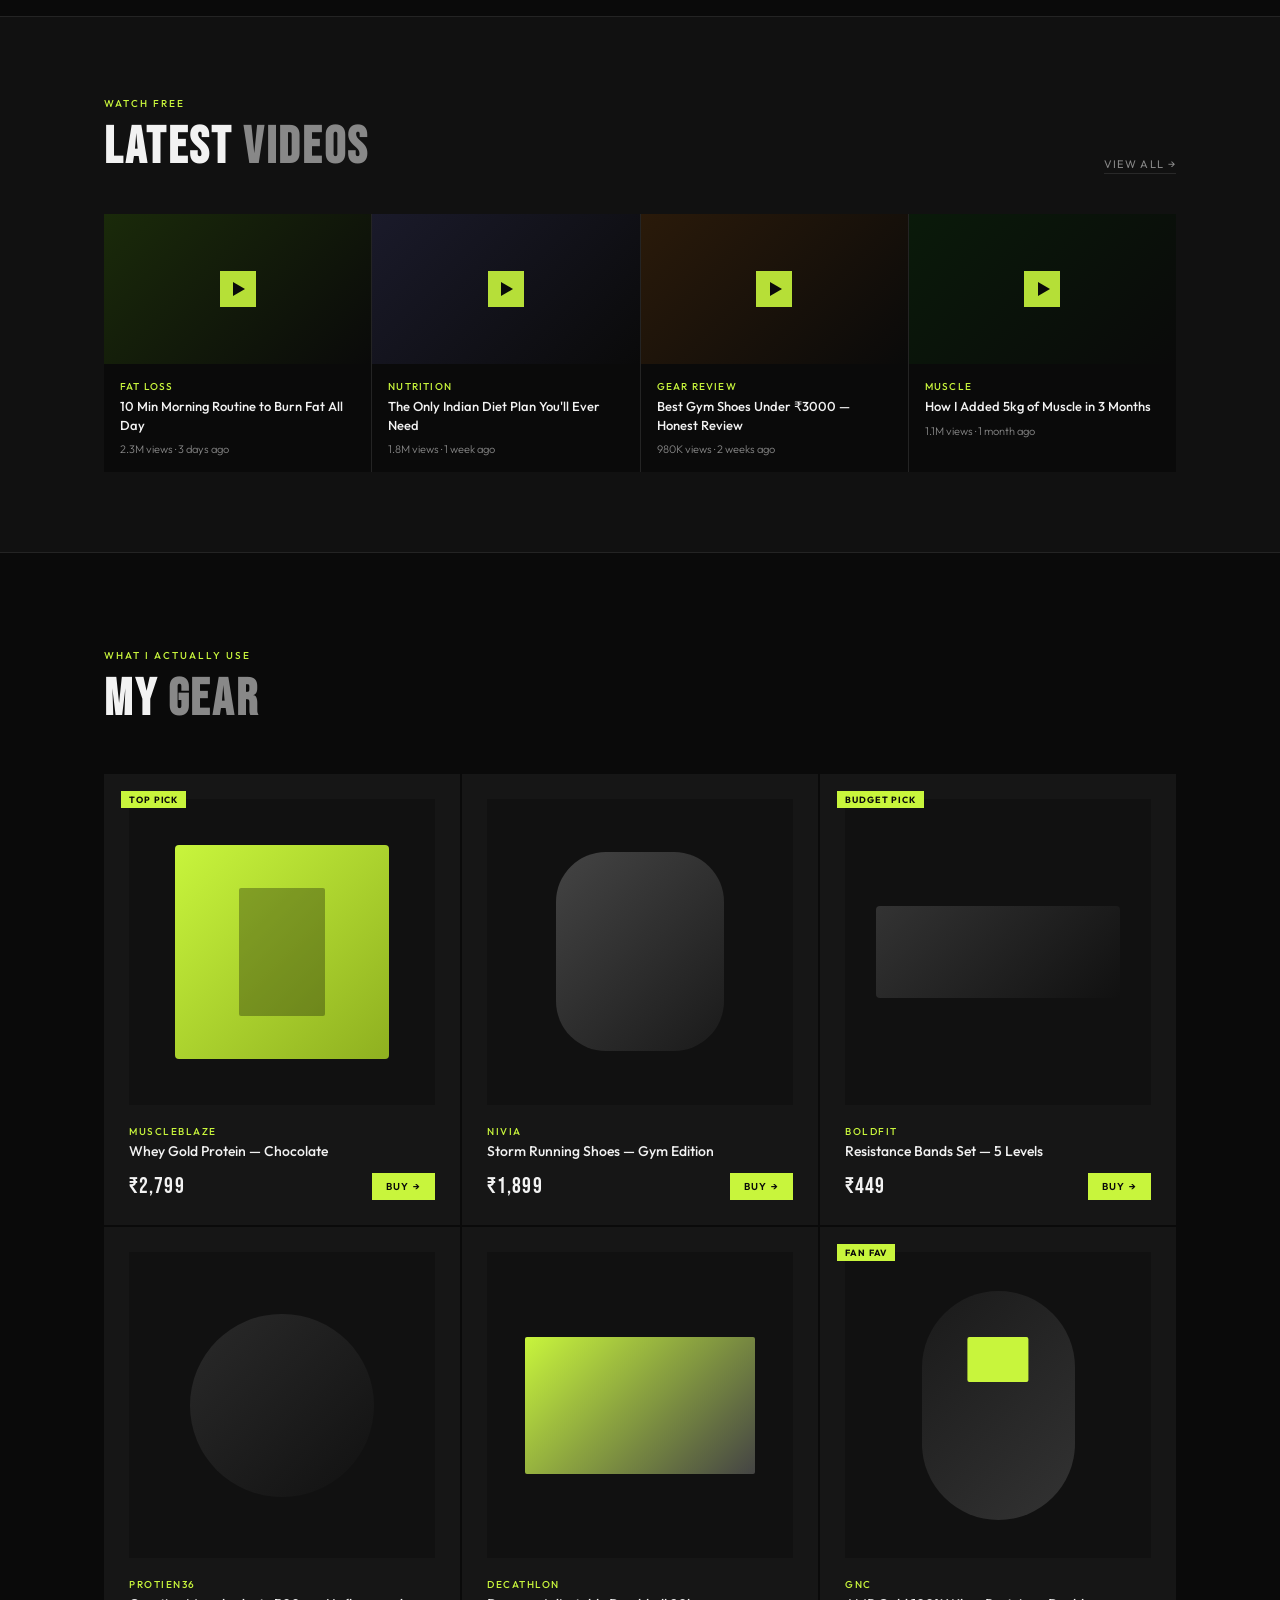
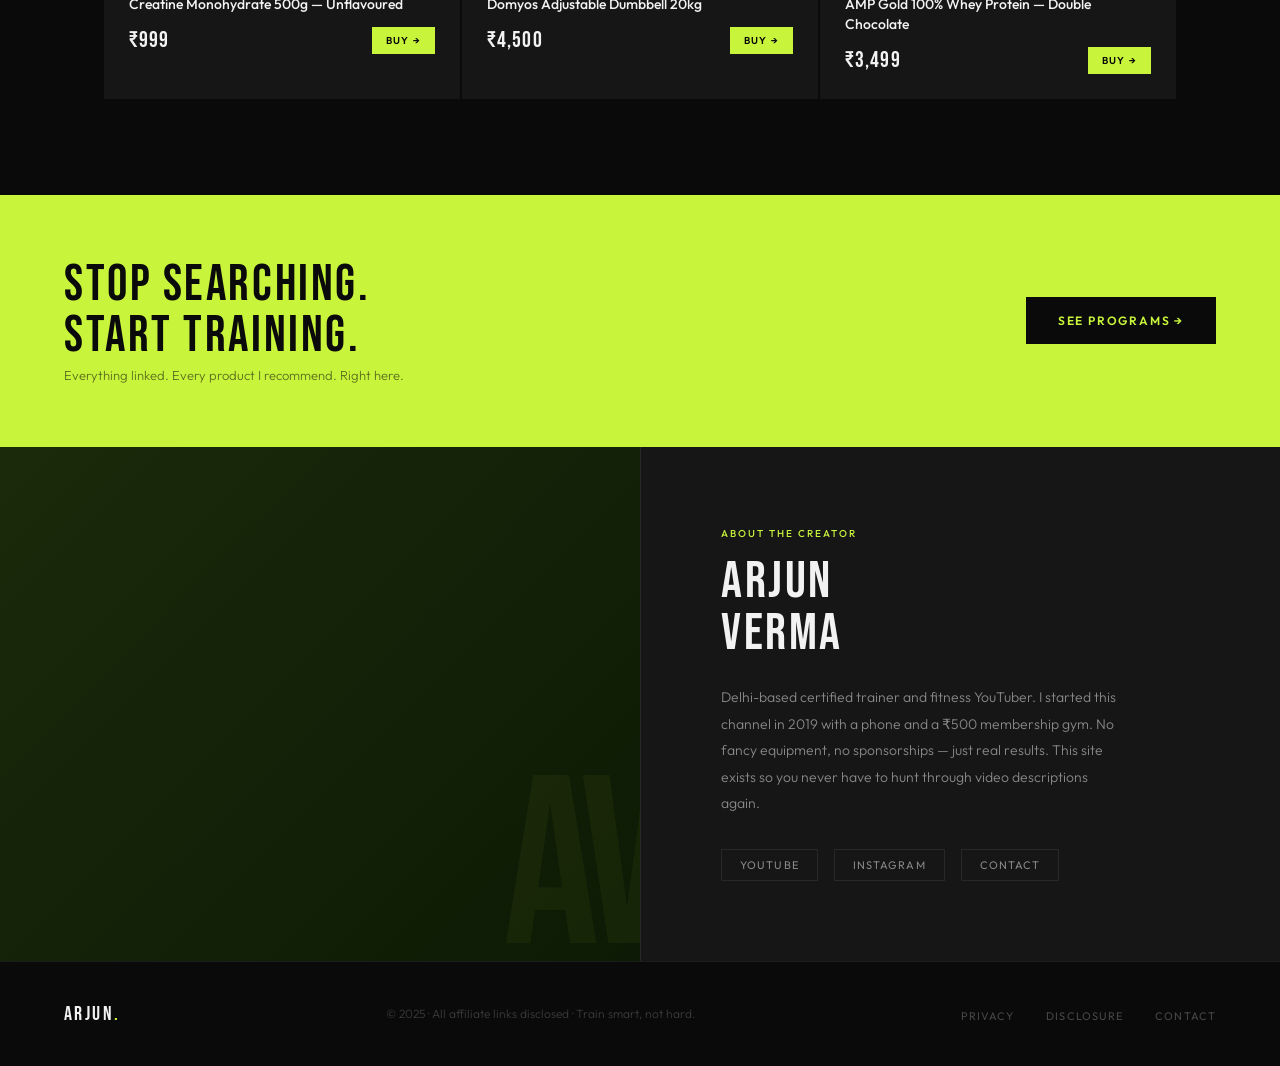
<file: projects/fitcreator-portfolio.html>
<!DOCTYPE html>
<html lang="en">
<head>
<meta charset="UTF-8">
<meta name="viewport" content="width=device-width, initial-scale=1.0">
<title>Arjun Verma — Train With Me | Portfolio by Edulekha</title>
<meta name="description" content="Join fitness creator Arjun Verma. Access fat loss, muscle building, and home workout programs, plus gear reviews and nutrition tips. Built by Edulekha.">
<link rel="canonical" href="https://edulekha.in/projects/fitcreator-portfolio.html" />
<link rel="icon" type="image/svg+xml" href="https://edulekha.in/favicon.svg" />

<!-- Open Graph / SEO -->
<meta property="og:title" content="Arjun Verma — Train With Me | Portfolio by Edulekha">
<meta property="og:description" content="Join fitness creator Arjun Verma. Access fat loss, muscle building, and home workout programs. Built by Edulekha.">
<meta property="og:url" content="https://edulekha.in/projects/fitcreator-portfolio.html">
<meta property="og:type" content="website">
<meta property="og:image" content="https://edulekha.in/projects/fitcreator-preview.png">
<meta property="og:site_name" content="Edulekha">

<!-- Twitter Cards -->
<meta name="twitter:card" content="summary_large_image">
<meta name="twitter:title" content="Arjun Verma — Train With Me | Portfolio by Edulekha">
<meta name="twitter:description" content="Join fitness creator Arjun Verma. Access fat loss, muscle building, and home workout programs.">
<meta name="twitter:image" content="https://edulekha.in/projects/fitcreator-preview.png">

<link rel="preconnect" href="https://fonts.googleapis.com">
<link href="https://fonts.googleapis.com/css2?family=Bebas+Neue&family=Outfit:wght@300;400;500;600&display=swap" rel="stylesheet">
<style>
*,*::before,*::after{margin:0;padding:0;box-sizing:border-box}

:root{
  --black:#0A0A0A;
  --dark:#111111;
  --card:#161616;
  --lime:#C8F53C;
  --lime-dark:#8FB020;
  --white:#F2F2F2;
  --muted:#888;
  --border:rgba(255,255,255,0.08);
  --border-hover:rgba(200,245,60,0.3);
}

html{scroll-behavior:smooth}
body{font-family:'Outfit',sans-serif;background:var(--black);color:var(--white);overflow-x:hidden}

/* SCROLLBAR */
::-webkit-scrollbar{width:3px}
::-webkit-scrollbar-track{background:var(--black)}
::-webkit-scrollbar-thumb{background:var(--lime)}

/* NAV */
nav{
  position:fixed;top:0;left:0;right:0;z-index:100;
  background:rgba(10,10,10,0.9);
  backdrop-filter:blur(16px);
  border-bottom:1px solid var(--border);
  height:60px;
  display:flex;align-items:center;justify-content:space-between;
  padding:0 3rem;
}
.nav-logo{
  font-family:'Bebas Neue',sans-serif;
  font-size:24px;letter-spacing:0.12em;
  color:var(--white);text-decoration:none;
}
.nav-logo span{color:var(--lime)}
.nav-links{display:flex;gap:2rem;list-style:none}
.nav-links a{
  font-size:12px;letter-spacing:0.1em;text-transform:uppercase;
  color:var(--muted);text-decoration:none;font-weight:400;
  transition:color 0.2s;
}
.nav-links a:hover{color:var(--lime)}
.nav-cta{
  font-size:11px;letter-spacing:0.12em;text-transform:uppercase;
  background:var(--lime);color:var(--black);font-weight:600;
  padding:8px 20px;text-decoration:none;font-family:'Outfit',sans-serif;
  transition:opacity 0.2s;
}
.nav-cta:hover{opacity:0.85}

/* HERO */
.hero{
  min-height:100vh;padding-top:60px;
  display:grid;grid-template-columns:1fr 1fr;
  position:relative;overflow:hidden;
}
.hero::before{
  content:'';position:absolute;
  top:-200px;right:300px;
  width:600px;height:600px;
  background:radial-gradient(circle, rgba(200,245,60,0.06) 0%, transparent 70%);
  pointer-events:none;
}
.hero-left{
  padding:5rem 3rem 4rem 4rem;
  display:flex;flex-direction:column;justify-content:center;
  position:relative;z-index:1;
}
.hero-eyebrow{
  display:inline-flex;align-items:center;gap:8px;
  font-size:11px;letter-spacing:0.2em;text-transform:uppercase;
  color:var(--lime);font-weight:500;margin-bottom:1.5rem;
}
.eyebrow-dot{width:6px;height:6px;border-radius:50%;background:var(--lime);animation:pulse 2s infinite}
@keyframes pulse{0%,100%{opacity:1}50%{opacity:0.3}}
.hero-title{
  font-family:'Bebas Neue',sans-serif;
  font-size:clamp(72px,8vw,112px);
  line-height:0.92;letter-spacing:0.03em;
  color:var(--white);margin-bottom:1.5rem;
}
.hero-title .accent{color:var(--lime)}
.hero-title .stroke{
  -webkit-text-stroke:1px var(--white);
  color:transparent;
}
.hero-desc{
  font-size:14px;color:var(--muted);line-height:1.8;
  max-width:400px;margin-bottom:3rem;font-weight:300;
}
.hero-buttons{display:flex;gap:1rem;align-items:center;margin-bottom:3.5rem}
.btn-primary{
  font-size:12px;letter-spacing:0.15em;text-transform:uppercase;
  font-weight:600;background:var(--lime);color:var(--black);
  padding:14px 28px;text-decoration:none;
  transition:transform 0.2s,opacity 0.2s;display:inline-block;
}
.btn-primary:hover{transform:translateY(-2px)}
.btn-ghost{
  font-size:12px;letter-spacing:0.12em;text-transform:uppercase;
  font-weight:400;color:var(--muted);
  padding:14px 28px;text-decoration:none;
  border:1px solid var(--border);
  transition:border-color 0.2s,color 0.2s;
}
.btn-ghost:hover{border-color:var(--lime-dark);color:var(--white)}
.hero-stats{
  display:flex;gap:2.5rem;
  padding-top:2.5rem;
  border-top:1px solid var(--border);
}
.stat-n{
  font-family:'Bebas Neue',sans-serif;
  font-size:36px;letter-spacing:0.05em;color:var(--white);line-height:1;
}
.stat-n span{color:var(--lime)}
.stat-l{font-size:11px;color:var(--muted);text-transform:uppercase;letter-spacing:0.1em;margin-top:3px}

.hero-right{
  position:relative;overflow:hidden;
  background:var(--dark);
}
.hero-img-bg{
  position:absolute;inset:0;
  background:linear-gradient(135deg,#1a2a0a 0%,#0a0a0a 60%);
}
.hero-img-content{
  position:absolute;inset:0;
  display:flex;align-items:flex-end;
  padding:2rem;
}
.hero-img-placeholder{
  position:absolute;inset:0;
  display:flex;align-items:center;justify-content:center;
  flex-direction:column;gap:12px;
}
.big-number{
  font-family:'Bebas Neue',sans-serif;
  font-size:180px;
  color:rgba(200,245,60,0.04);
  letter-spacing:-0.05em;
  line-height:1;
  user-select:none;
  position:absolute;
  bottom:-20px;right:-10px;
}
.hero-card{
  background:rgba(22,22,22,0.95);
  border:1px solid var(--border);
  padding:1.25rem;
  position:relative;z-index:2;
  width:100%;
  display:flex;justify-content:space-between;align-items:center;
}
.hero-card-left p:first-child{font-size:10px;letter-spacing:0.12em;text-transform:uppercase;color:var(--lime);font-weight:500;margin-bottom:4px}
.hero-card-left p:last-child{font-size:20px;font-weight:600;color:var(--white)}
.hero-card-right{
  background:var(--lime);
  color:var(--black);
  font-size:10px;letter-spacing:0.12em;text-transform:uppercase;
  font-weight:600;padding:8px 16px;cursor:pointer;
  transition:opacity 0.2s;
}
.hero-card-right:hover{opacity:0.8}

/* TICKER */
.ticker{
  background:var(--lime);
  padding:12px 0;overflow:hidden;
  white-space:nowrap;
}
.ticker-inner{
  display:inline-flex;
  animation:ticker 20s linear infinite;
}
@keyframes ticker{0%{transform:translateX(0)}100%{transform:translateX(-50%)}}
.ticker-item{
  font-family:'Bebas Neue',sans-serif;
  font-size:18px;letter-spacing:0.1em;
  color:var(--black);
  padding:0 2.5rem;display:inline-block;
}
.ticker-dot{color:rgba(0,0,0,0.3);padding:0 0.5rem}

/* PROGRAMS */
.programs{max-width:1200px;margin:0 auto;padding:6rem 4rem}
.section-label{
  font-size:10px;letter-spacing:0.2em;text-transform:uppercase;
  color:var(--lime);font-weight:500;margin-bottom:0.75rem;
}
.section-title{
  font-family:'Bebas Neue',sans-serif;
  font-size:52px;letter-spacing:0.05em;
  color:var(--white);margin-bottom:3rem;line-height:1;
}
.section-title .dim{color:var(--muted)}
.programs-grid{display:grid;grid-template-columns:repeat(3,1fr);gap:1px;background:var(--border)}
.program-card{
  background:var(--dark);
  padding:2rem;
  transition:background 0.25s;
  cursor:pointer;
  position:relative;overflow:hidden;
}
.program-card::after{
  content:'';position:absolute;
  bottom:0;left:0;right:0;height:2px;
  background:var(--lime);
  transform:scaleX(0);transform-origin:left;
  transition:transform 0.3s;
}
.program-card:hover{background:#1a1a1a}
.program-card:hover::after{transform:scaleX(1)}
.program-icon{
  width:44px;height:44px;
  border:1px solid var(--border);
  display:flex;align-items:center;justify-content:center;
  font-size:20px;margin-bottom:1.5rem;
  transition:border-color 0.2s;
}
.program-card:hover .program-icon{border-color:var(--lime)}
.program-tag{
  font-size:10px;letter-spacing:0.12em;text-transform:uppercase;
  font-weight:600;color:var(--lime);margin-bottom:0.75rem;
}
.program-name{
  font-family:'Bebas Neue',sans-serif;
  font-size:28px;letter-spacing:0.05em;
  color:var(--white);margin-bottom:0.75rem;line-height:1.1;
}
.program-desc{font-size:13px;color:var(--muted);line-height:1.7;font-weight:300;margin-bottom:1.5rem}
.program-meta{display:flex;gap:1rem;flex-wrap:wrap}
.meta-pill{
  font-size:11px;color:var(--muted);
  border:1px solid var(--border);
  padding:4px 10px;letter-spacing:0.05em;
}
.program-arrow{
  position:absolute;top:2rem;right:2rem;
  font-size:20px;color:var(--border);
  transition:color 0.2s,transform 0.2s;
}
.program-card:hover .program-arrow{color:var(--lime);transform:translate(3px,-3px)}

/* VIDEO SECTION */
.videos-wrap{
  background:var(--dark);
  border-top:1px solid var(--border);
  border-bottom:1px solid var(--border);
  padding:5rem 0;
}
.videos{max-width:1200px;margin:0 auto;padding:0 4rem}
.videos-header{
  display:flex;align-items:flex-end;justify-content:space-between;
  margin-bottom:2.5rem;
}
.videos-grid{display:grid;grid-template-columns:repeat(4,1fr);gap:1px;background:var(--border)}
.video-card{
  background:var(--black);
  cursor:pointer;overflow:hidden;
  transition:background 0.2s;
}
.video-card:hover{background:#141414}
.video-thumb{
  aspect-ratio:16/9;
  position:relative;overflow:hidden;
  display:flex;align-items:center;justify-content:center;
}
.video-play{
  width:36px;height:36px;
  background:rgba(200,245,60,0.9);
  display:flex;align-items:center;justify-content:center;
  position:absolute;z-index:2;
  transition:transform 0.2s,background 0.2s;
}
.video-card:hover .video-play{transform:scale(1.1);background:var(--lime)}
.play-triangle{
  width:0;height:0;
  border-top:7px solid transparent;
  border-bottom:7px solid transparent;
  border-left:12px solid var(--black);
  margin-left:3px;
}
.video-info{padding:1rem}
.video-cat{font-size:10px;letter-spacing:0.12em;text-transform:uppercase;color:var(--lime);font-weight:500;margin-bottom:4px}
.video-title{font-size:13px;font-weight:500;color:var(--white);line-height:1.4;margin-bottom:8px}
.video-meta{font-size:11px;color:var(--muted);font-weight:300}

/* GEAR / SHOP */
.gear{max-width:1200px;margin:0 auto;padding:6rem 4rem}
.gear-grid{display:grid;grid-template-columns:repeat(3,1fr);gap:2px}
.gear-card{
  background:var(--card);
  padding:1.5rem;
  border:1px solid transparent;
  transition:border-color 0.2s,transform 0.2s;
  cursor:pointer;
  position:relative;
}
.gear-card:hover{border-color:var(--border-hover);transform:translateY(-3px)}
.gear-img{
  aspect-ratio:1;
  margin-bottom:1.25rem;overflow:hidden;
  display:flex;align-items:center;justify-content:center;
  background:var(--dark);
}
.gear-brand{font-size:10px;letter-spacing:0.15em;text-transform:uppercase;color:var(--lime);font-weight:500;margin-bottom:4px}
.gear-name{font-size:14px;font-weight:500;color:var(--white);line-height:1.4;margin-bottom:12px}
.gear-bottom{display:flex;align-items:center;justify-content:space-between}
.gear-price{
  font-family:'Bebas Neue',sans-serif;
  font-size:22px;letter-spacing:0.05em;color:var(--white);
}
.gear-buy{
  font-size:10px;letter-spacing:0.12em;text-transform:uppercase;
  font-weight:600;color:var(--black);
  background:var(--lime);border:none;
  padding:7px 14px;cursor:pointer;
  font-family:'Outfit',sans-serif;
  transition:opacity 0.2s;
}
.gear-buy:hover{opacity:0.8}
.gear-badge{
  position:absolute;top:1rem;left:1rem;
  background:var(--lime);color:var(--black);
  font-size:9px;letter-spacing:0.1em;text-transform:uppercase;
  font-weight:700;padding:3px 8px;
}

/* CTA BAND */
.cta-band{
  background:var(--lime);
  padding:4rem;
  display:flex;align-items:center;justify-content:space-between;
  gap:2rem;
}
.cta-band-title{
  font-family:'Bebas Neue',sans-serif;
  font-size:clamp(36px,4vw,56px);
  color:var(--black);letter-spacing:0.05em;line-height:1;
}
.cta-band-sub{font-size:13px;color:rgba(0,0,0,0.55);margin-top:6px;font-weight:300}
.cta-band-btn{
  flex-shrink:0;
  background:var(--black);color:var(--lime);
  font-size:12px;letter-spacing:0.15em;text-transform:uppercase;
  font-weight:600;padding:16px 32px;text-decoration:none;
  transition:opacity 0.2s;white-space:nowrap;
}
.cta-band-btn:hover{opacity:0.85}

/* BIO */
.bio{display:grid;grid-template-columns:1fr 1fr}
.bio-img{
  background:var(--dark);min-height:400px;
  position:relative;overflow:hidden;
  display:flex;align-items:center;justify-content:center;
}
.bio-img-fill{
  position:absolute;inset:0;
  background:linear-gradient(135deg,#1a2a0a 0%,#0d1a05 100%);
}
.bio-img-num{
  font-family:'Bebas Neue',sans-serif;
  font-size:240px;color:rgba(200,245,60,0.05);
  position:absolute;right:-20px;bottom:-30px;
  letter-spacing:-0.05em;user-select:none;
  line-height:1;
}
.bio-content{
  background:var(--card);
  padding:5rem;display:flex;flex-direction:column;justify-content:center;
  border-left:1px solid var(--border);
}
.bio-label{font-size:10px;letter-spacing:0.2em;text-transform:uppercase;color:var(--lime);font-weight:500;margin-bottom:1rem}
.bio-name{
  font-family:'Bebas Neue',sans-serif;
  font-size:52px;letter-spacing:0.05em;
  color:var(--white);line-height:1;margin-bottom:1.5rem;
}
.bio-text{font-size:14px;color:var(--muted);line-height:1.9;font-weight:300;max-width:400px;margin-bottom:2rem}
.bio-links{display:flex;gap:1rem}
.bio-link{
  font-size:11px;letter-spacing:0.1em;text-transform:uppercase;
  color:var(--muted);border:1px solid var(--border);
  padding:8px 18px;text-decoration:none;transition:all 0.2s;
}
.bio-link:hover{background:var(--lime);color:var(--black);border-color:var(--lime)}

/* FOOTER */
footer{
  background:var(--black);
  border-top:1px solid var(--border);
  padding:2.5rem 4rem;
  display:flex;align-items:center;justify-content:space-between;
}
.footer-logo{
  font-family:'Bebas Neue',sans-serif;
  font-size:20px;letter-spacing:0.12em;color:var(--white);
}
.footer-logo span{color:var(--lime)}
.footer-text{font-size:12px;color:rgba(255,255,255,0.2);font-weight:300}
.footer-links{display:flex;gap:2rem;list-style:none}
.footer-links a{font-size:11px;letter-spacing:0.1em;text-transform:uppercase;color:rgba(255,255,255,0.25);text-decoration:none;transition:color 0.2s}
.footer-links a:hover{color:var(--lime)}

/* FADE IN */
.fade{opacity:0;transform:translateY(20px);transition:opacity 0.6s ease,transform 0.6s ease}
.fade.on{opacity:1;transform:translateY(0)}

@media(max-width:900px){
  .hero{grid-template-columns:1fr}
  .hero-right{min-height:40vh}
  .programs-grid,.videos-grid,.gear-grid{grid-template-columns:1fr 1fr}
  .bio{grid-template-columns:1fr}
  .bio-img{min-height:280px}
  nav{padding:0 1.5rem}
  .nav-links{display:none}
  .programs,.gear,.videos{padding:3rem 1.5rem}
  .hero-left{padding:4rem 1.5rem}
  .cta-band{flex-direction:column;padding:3rem 1.5rem}
  footer{flex-direction:column;gap:1.5rem;text-align:center}
}
</style>
</head>
<body>

<!-- NAV -->
<nav>
  <a class="nav-logo" href="#">ARJUN<span>.</span></a>
  <ul class="nav-links">
    <li><a href="#programs">Programs</a></li>
    <li><a href="#videos">Videos</a></li>
    <li><a href="#gear">Gear</a></li>
    <li><a href="#about">About</a></li>
  </ul>
  <a href="#programs" class="nav-cta">Start Training</a>
</nav>

<!-- HERO -->
<section class="hero">
  <div class="hero-left">
    <p class="hero-eyebrow"><span class="eyebrow-dot"></span> Delhi Based · Fitness Creator</p>
    <h1 class="hero-title">
      TRAIN.<br>
      <span class="accent">EAT.</span><br>
      <span class="stroke">REPEAT.</span>
    </h1>
    <p class="hero-desc">No fluff, no fads. Real workouts, real nutrition, real results. Everything I use, everything I recommend — in one place.</p>
    <div class="hero-buttons">
      <a href="#programs" class="btn-primary">View Programs →</a>
      <a href="#gear" class="btn-ghost">Shop Gear</a>
    </div>
    <div class="hero-stats">
      <div>
        <div class="stat-n">4.8<span>L</span></div>
        <div class="stat-l">Subscribers</div>
      </div>
      <div>
        <div class="stat-n">12<span>+</span></div>
        <div class="stat-l">Programs</div>
      </div>
      <div>
        <div class="stat-n">200<span>+</span></div>
        <div class="stat-l">Videos</div>
      </div>
    </div>
  </div>
  <div class="hero-right">
    <div class="hero-img-bg"></div>
    <div class="big-number">FIT</div>
    <div class="hero-img-content">
      <div class="hero-card">
        <div class="hero-card-left">
          <p>Latest Drop</p>
          <p>Fat Loss 8-Week Plan</p>
        </div>
        <div class="hero-card-right">Get It →</div>
      </div>
    </div>
  </div>
</section>

<!-- TICKER -->
<div class="ticker">
  <div class="ticker-inner">
    <span class="ticker-item">Fat Loss</span><span class="ticker-dot">·</span>
    <span class="ticker-item">Muscle Building</span><span class="ticker-dot">·</span>
    <span class="ticker-item">Home Workouts</span><span class="ticker-dot">·</span>
    <span class="ticker-item">Nutrition Plans</span><span class="ticker-dot">·</span>
    <span class="ticker-item">Supplement Reviews</span><span class="ticker-dot">·</span>
    <span class="ticker-item">Gym Gear</span><span class="ticker-dot">·</span>
    <span class="ticker-item">Delhi Gyms</span><span class="ticker-dot">·</span>
    <span class="ticker-item">No Equipment Cardio</span><span class="ticker-dot">·</span>
    <span class="ticker-item">Fat Loss</span><span class="ticker-dot">·</span>
    <span class="ticker-item">Muscle Building</span><span class="ticker-dot">·</span>
    <span class="ticker-item">Home Workouts</span><span class="ticker-dot">·</span>
    <span class="ticker-item">Nutrition Plans</span><span class="ticker-dot">·</span>
    <span class="ticker-item">Supplement Reviews</span><span class="ticker-dot">·</span>
    <span class="ticker-item">Gym Gear</span><span class="ticker-dot">·</span>
    <span class="ticker-item">Delhi Gyms</span><span class="ticker-dot">·</span>
    <span class="ticker-item">No Equipment Cardio</span><span class="ticker-dot">·</span>
  </div>
</div>

<!-- PROGRAMS -->
<section id="programs" class="programs">
  <div class="fade">
    <p class="section-label">What I Offer</p>
    <h2 class="section-title">PROGRAMS <span class="dim">&</span> PLANS</h2>
  </div>
  <div class="programs-grid fade">
    <div class="program-card">
      <span class="program-arrow">↗</span>
      <div class="program-icon">🔥</div>
      <div class="program-tag">8 Weeks</div>
      <div class="program-name">FAT LOSS ACCELERATOR</div>
      <p class="program-desc">High-intensity, calorie-torching workouts with a full Indian-friendly diet plan. No crash dieting.</p>
      <div class="program-meta">
        <span class="meta-pill">Home + Gym</span>
        <span class="meta-pill">5 days/week</span>
        <span class="meta-pill">Diet included</span>
      </div>
    </div>
    <div class="program-card">
      <span class="program-arrow">↗</span>
      <div class="program-icon">💪</div>
      <div class="program-tag">12 Weeks</div>
      <div class="program-name">BULK UP BLUEPRINT</div>
      <p class="program-desc">Progressive overload-based muscle building. Macros, meal timing, and weekly check-ins included.</p>
      <div class="program-meta">
        <span class="meta-pill">Gym only</span>
        <span class="meta-pill">4 days/week</span>
        <span class="meta-pill">Protein guide</span>
      </div>
    </div>
    <div class="program-card">
      <span class="program-arrow">↗</span>
      <div class="program-icon">🏠</div>
      <div class="program-tag">Forever</div>
      <div class="program-name">ZERO EQUIPMENT SHRED</div>
      <p class="program-desc">No gym, no problem. Bodyweight-only workouts designed for Indian apartments and small spaces.</p>
      <div class="program-meta">
        <span class="meta-pill">Home only</span>
        <span class="meta-pill">6 days/week</span>
        <span class="meta-pill">Beginner friendly</span>
      </div>
    </div>
  </div>
</section>

<!-- VIDEOS -->
<div class="videos-wrap" id="videos">
  <div class="videos">
    <div class="videos-header fade">
      <div>
        <p class="section-label">Watch Free</p>
        <h2 class="section-title" style="margin-bottom:0">LATEST <span class="dim">VIDEOS</span></h2>
      </div>
      <a href="#" style="font-size:11px;letter-spacing:0.12em;text-transform:uppercase;color:var(--muted);text-decoration:none;border-bottom:1px solid rgba(255,255,255,0.1);padding-bottom:2px;">View all →</a>
    </div>
    <div class="videos-grid fade">
      <div class="video-card">
        <div class="video-thumb" style="background:linear-gradient(135deg,#1a2a0a,#0a0a0a);">
          <div class="video-play"><div class="play-triangle"></div></div>
        </div>
        <div class="video-info">
          <div class="video-cat">Fat Loss</div>
          <div class="video-title">10 Min Morning Routine to Burn Fat All Day</div>
          <div class="video-meta">2.3M views · 3 days ago</div>
        </div>
      </div>
      <div class="video-card">
        <div class="video-thumb" style="background:linear-gradient(135deg,#1a1a2a,#0a0a0a);">
          <div class="video-play"><div class="play-triangle"></div></div>
        </div>
        <div class="video-info">
          <div class="video-cat">Nutrition</div>
          <div class="video-title">The Only Indian Diet Plan You'll Ever Need</div>
          <div class="video-meta">1.8M views · 1 week ago</div>
        </div>
      </div>
      <div class="video-card">
        <div class="video-thumb" style="background:linear-gradient(135deg,#2a1a0a,#0a0a0a);">
          <div class="video-play"><div class="play-triangle"></div></div>
        </div>
        <div class="video-info">
          <div class="video-cat">Gear Review</div>
          <div class="video-title">Best Gym Shoes Under ₹3000 — Honest Review</div>
          <div class="video-meta">980K views · 2 weeks ago</div>
        </div>
      </div>
      <div class="video-card">
        <div class="video-thumb" style="background:linear-gradient(135deg,#0a1a0a,#0a0a0a);">
          <div class="video-play"><div class="play-triangle"></div></div>
        </div>
        <div class="video-info">
          <div class="video-cat">Muscle</div>
          <div class="video-title">How I Added 5kg of Muscle in 3 Months</div>
          <div class="video-meta">1.1M views · 1 month ago</div>
        </div>
      </div>
    </div>
  </div>
</div>

<!-- GEAR SHOP -->
<section id="gear" class="gear">
  <div class="fade">
    <p class="section-label">What I Actually Use</p>
    <h2 class="section-title">MY <span class="dim">GEAR</span></h2>
  </div>
  <div class="gear-grid fade">
    <div class="gear-card">
      <span class="gear-badge">Top Pick</span>
      <div class="gear-img">
        <div style="width:70%;height:70%;background:linear-gradient(135deg,#C8F53C,#8FB020);border-radius:4px;display:flex;align-items:center;justify-content:center;">
          <div style="width:40%;height:60%;background:rgba(0,0,0,0.3);border-radius:2px;"></div>
        </div>
      </div>
      <div class="gear-brand">MuscleBlaze</div>
      <div class="gear-name">Whey Gold Protein — Chocolate</div>
      <div class="gear-bottom">
        <div class="gear-price">₹2,799</div>
        <button class="gear-buy">Buy →</button>
      </div>
    </div>
    <div class="gear-card">
      <div class="gear-img">
        <div style="width:55%;height:65%;background:linear-gradient(135deg,#444,#1a1a1a);border-radius:50px;"></div>
      </div>
      <div class="gear-brand">Nivia</div>
      <div class="gear-name">Storm Running Shoes — Gym Edition</div>
      <div class="gear-bottom">
        <div class="gear-price">₹1,899</div>
        <button class="gear-buy">Buy →</button>
      </div>
    </div>
    <div class="gear-card">
      <span class="gear-badge">Budget Pick</span>
      <div class="gear-img">
        <div style="width:80%;height:30%;background:linear-gradient(135deg,#333,#111);border-radius:4px;"></div>
      </div>
      <div class="gear-brand">boldfit</div>
      <div class="gear-name">Resistance Bands Set — 5 Levels</div>
      <div class="gear-bottom">
        <div class="gear-price">₹449</div>
        <button class="gear-buy">Buy →</button>
      </div>
    </div>
    <div class="gear-card">
      <div class="gear-img">
        <div style="width:60%;height:60%;background:linear-gradient(135deg,#2a2a2a,#111);border-radius:50%;"></div>
      </div>
      <div class="gear-brand">Protien36</div>
      <div class="gear-name">Creatine Monohydrate 500g — Unflavoured</div>
      <div class="gear-bottom">
        <div class="gear-price">₹999</div>
        <button class="gear-buy">Buy →</button>
      </div>
    </div>
    <div class="gear-card">
      <div class="gear-img">
        <div style="width:75%;height:45%;background:linear-gradient(135deg,#C8F53C,#444);border-radius:2px;"></div>
      </div>
      <div class="gear-brand">Decathlon</div>
      <div class="gear-name">Domyos Adjustable Dumbbell 20kg</div>
      <div class="gear-bottom">
        <div class="gear-price">₹4,500</div>
        <button class="gear-buy">Buy →</button>
      </div>
    </div>
    <div class="gear-card">
      <span class="gear-badge">Fan Fav</span>
      <div class="gear-img">
        <div style="width:50%;height:75%;background:linear-gradient(135deg,#1a1a1a,#333);border-radius:100px;position:relative;">
          <div style="position:absolute;top:20%;left:50%;transform:translateX(-50%);width:40%;height:20%;background:#C8F53C;border-radius:2px;"></div>
        </div>
      </div>
      <div class="gear-brand">GNC</div>
      <div class="gear-name">AMP Gold 100% Whey Protein — Double Chocolate</div>
      <div class="gear-bottom">
        <div class="gear-price">₹3,499</div>
        <button class="gear-buy">Buy →</button>
      </div>
    </div>
  </div>
</section>

<!-- CTA BAND -->
<div class="cta-band">
  <div>
    <div class="cta-band-title">STOP SEARCHING.<br>START TRAINING.</div>
    <div class="cta-band-sub">Everything linked. Every product I recommend. Right here.</div>
  </div>
  <a href="#programs" class="cta-band-btn">See Programs →</a>
</div>

<!-- BIO -->
<div class="bio" id="about">
  <div class="bio-img">
    <div class="bio-img-fill"></div>
    <div class="bio-img-num">AV</div>
  </div>
  <div class="bio-content fade">
    <p class="bio-label">About the Creator</p>
    <div class="bio-name">ARJUN<br>VERMA</div>
    <p class="bio-text">Delhi-based certified trainer and fitness YouTuber. I started this channel in 2019 with a phone and a ₹500 membership gym. No fancy equipment, no sponsorships — just real results. This site exists so you never have to hunt through video descriptions again.</p>
    <div class="bio-links">
      <a href="#" class="bio-link">YouTube</a>
      <a href="#" class="bio-link">Instagram</a>
      <a href="#" class="bio-link">Contact</a>
    </div>
  </div>
</div>

<!-- FOOTER -->
<footer>
  <div class="footer-logo">ARJUN<span>.</span></div>
  <p class="footer-text">© 2025 · All affiliate links disclosed · Train smart, not hard.</p>
  <ul class="footer-links">
    <li><a href="#">Privacy</a></li>
    <li><a href="#">Disclosure</a></li>
    <li><a href="#">Contact</a></li>
  </ul>
</footer>

<script>
const obs = new IntersectionObserver(es=>es.forEach(e=>{if(e.isIntersecting)e.target.classList.add('on')}),{threshold:0.1});
document.querySelectorAll('.fade').forEach(el=>obs.observe(el));
</script>
</body>
</html>
</file>
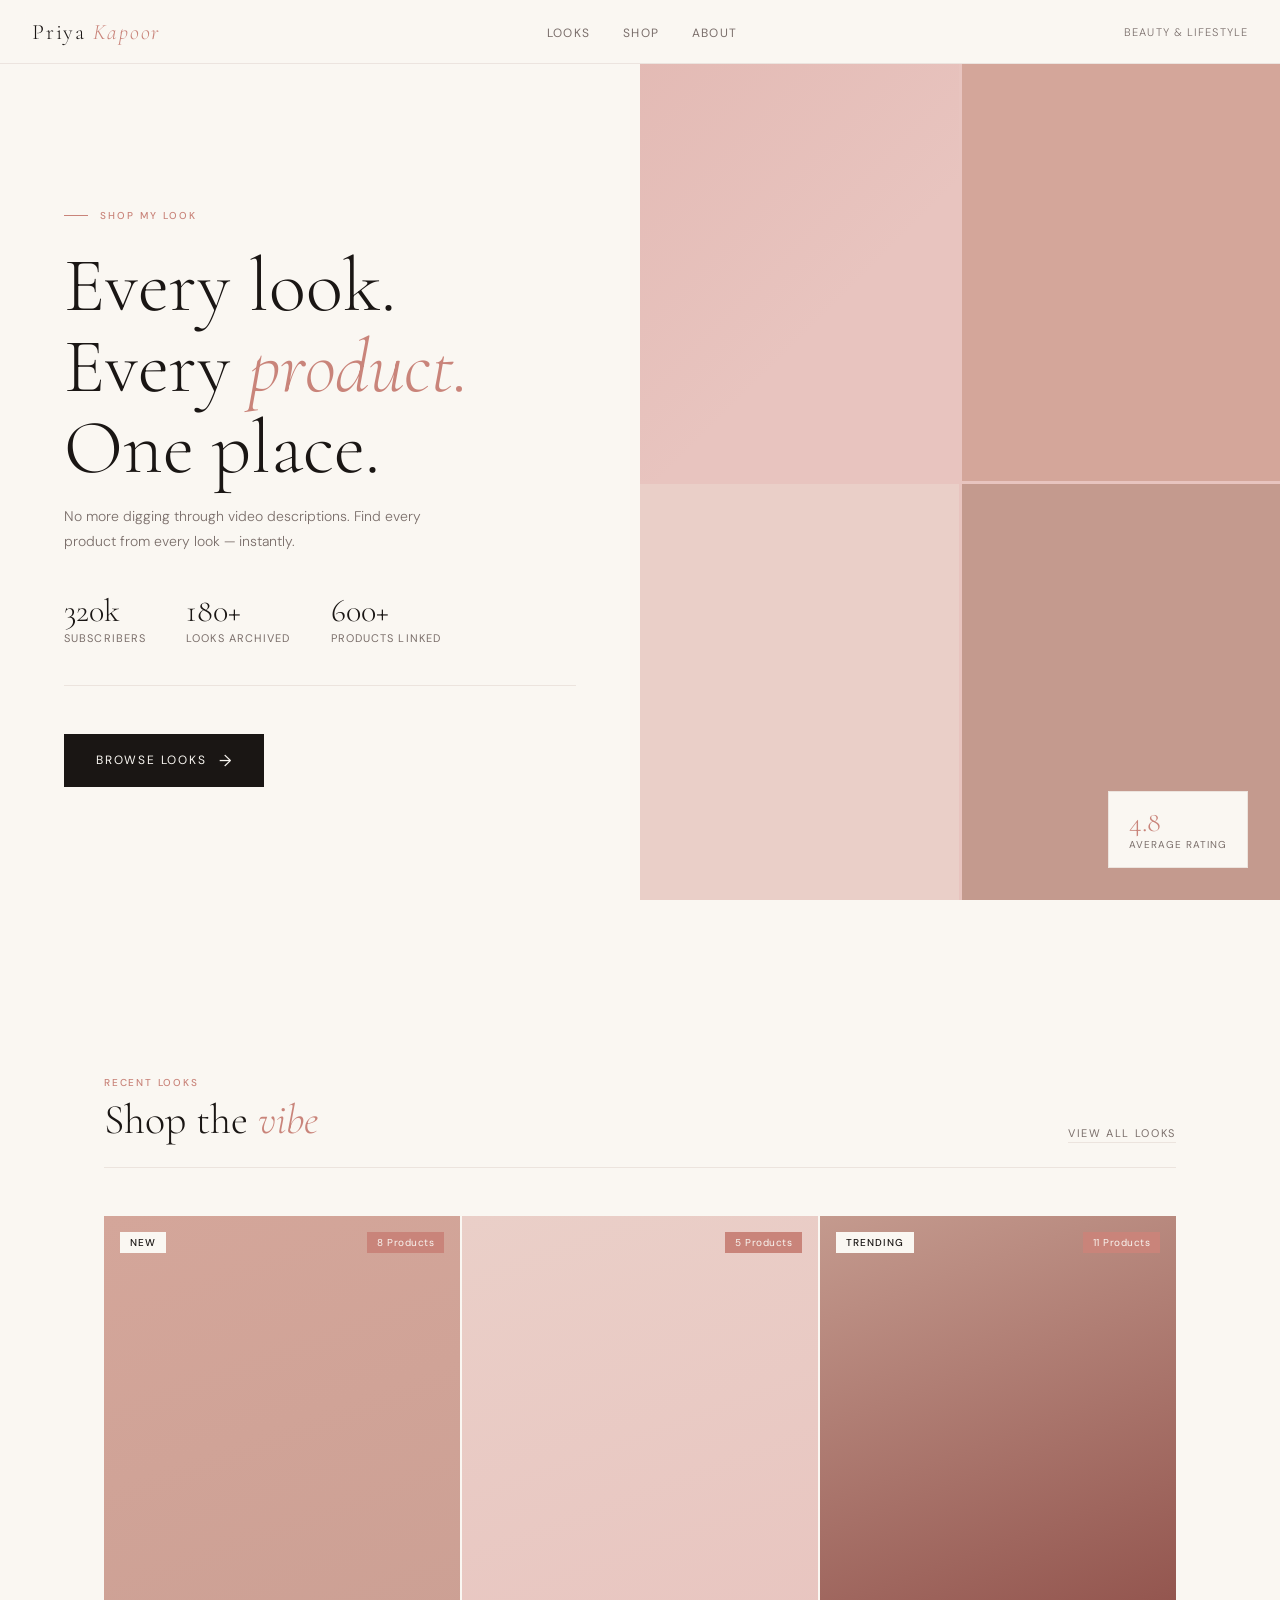
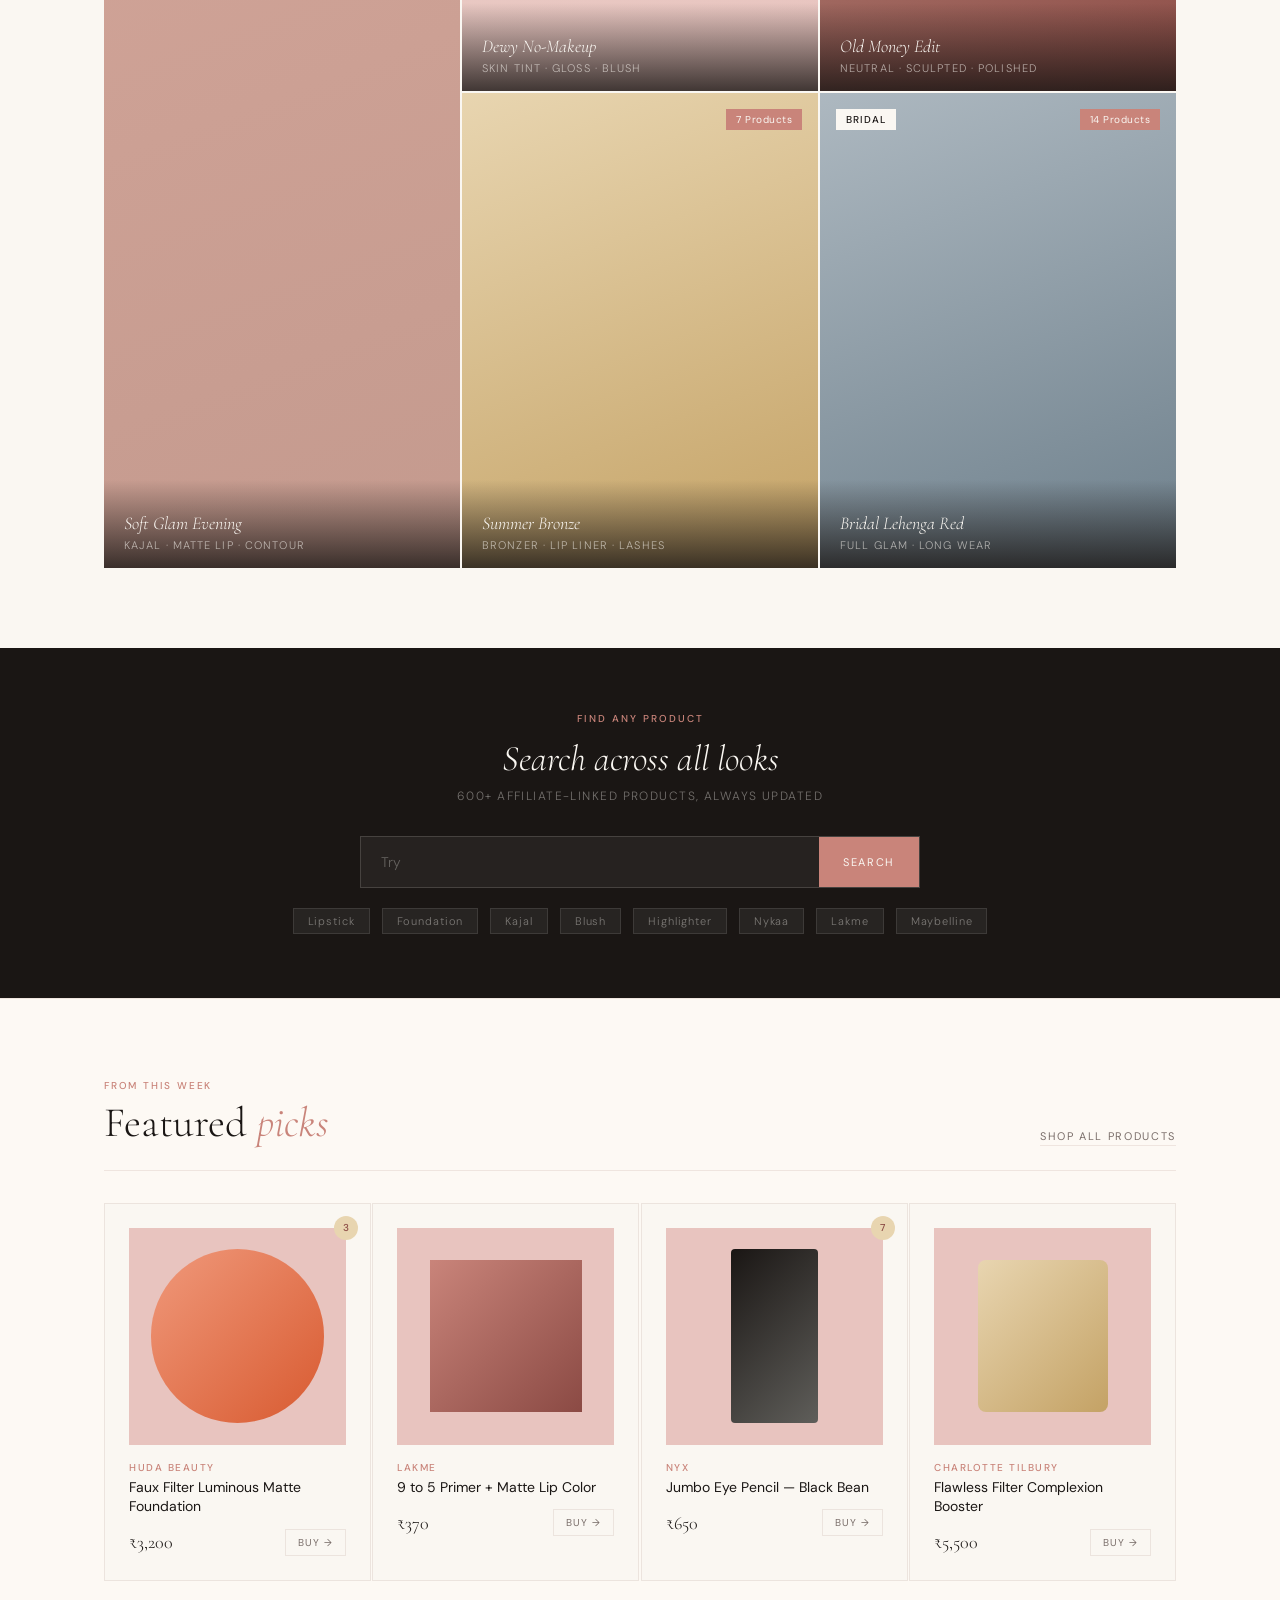
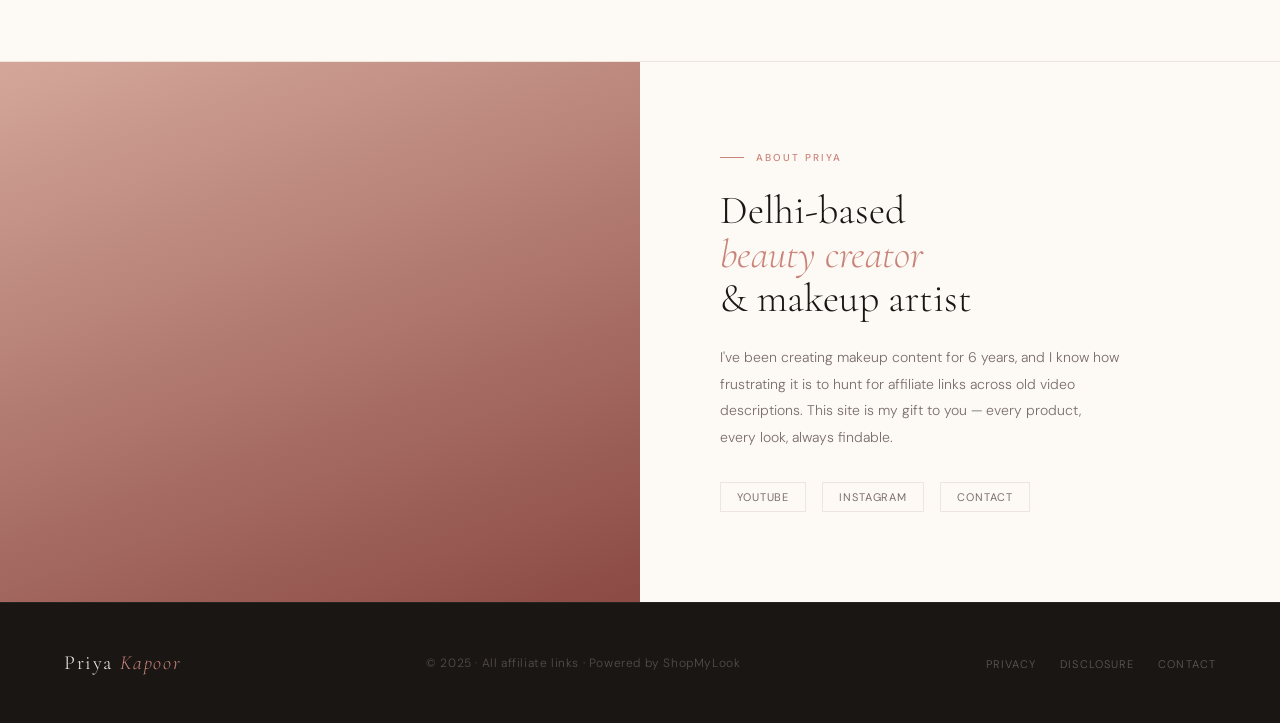
<file: projects/shop-my-look.html>
<!DOCTYPE html>
<html lang="en">
<head>
<meta charset="UTF-8">
<meta name="viewport" content="width=device-width, initial-scale=1.0">
<title>Priya Kapoor — Shop My Look | Portfolio by Edulekha</title>
<meta name="description" content="Shop all my latest editorial beauty looks, discover 600+ affiliate-linked products, and explore my favorite makeup and skincare essentials. Built by Edulekha.">
<link rel="canonical" href="https://edulekha.in/projects/shop-my-look.html" />
<link rel="icon" type="image/svg+xml" href="https://edulekha.in/favicon.svg" />

<!-- Open Graph / SEO -->
<meta property="og:title" content="Priya Kapoor — Shop My Look | Portfolio by Edulekha">
<meta property="og:description" content="Shop all my latest editorial beauty looks and discover 600+ products. Built by Edulekha.">
<meta property="og:url" content="https://edulekha.in/projects/shop-my-look.html">
<meta property="og:type" content="website">
<meta property="og:image" content="https://edulekha.in/projects/shop-my-look-preview.png">
<meta property="og:site_name" content="Edulekha">

<!-- Twitter Cards -->
<meta name="twitter:card" content="summary_large_image">
<meta name="twitter:title" content="Priya Kapoor — Shop My Look | Portfolio by Edulekha">
<meta name="twitter:description" content="Shop all my latest editorial beauty looks and discover 600+ products.">
<meta name="twitter:image" content="https://edulekha.in/projects/shop-my-look-preview.png">

<link rel="preconnect" href="https://fonts.googleapis.com">
<link href="https://fonts.googleapis.com/css2?family=Cormorant+Garamond:ital,wght@0,300;0,400;0,600;1,300;1,400&family=DM+Sans:wght@300;400;500&display=swap" rel="stylesheet">
<style>
  *, *::before, *::after { margin: 0; padding: 0; box-sizing: border-box; }

  :root {
    --cream: #FAF7F2;
    --warm-white: #FDF9F4;
    --rose: #C9847A;
    --rose-light: #E8C4BF;
    --rose-dark: #8B4A44;
    --charcoal: #1A1614;
    --muted: #7A6E6A;
    --border: rgba(180,150,140,0.2);
    --gold: #C4A265;
    --gold-light: #E8D5B0;
  }

  html { scroll-behavior: smooth; }

  body {
    font-family: 'DM Sans', sans-serif;
    background: var(--cream);
    color: var(--charcoal);
    overflow-x: hidden;
  }

  /* NAV */
  nav {
    position: fixed; top: 0; left: 0; right: 0; z-index: 100;
    background: rgba(250,247,242,0.92);
    backdrop-filter: blur(12px);
    border-bottom: 1px solid var(--border);
    padding: 0 2rem;
    height: 64px;
    display: flex; align-items: center; justify-content: space-between;
  }
  .nav-logo {
    font-family: 'Cormorant Garamond', serif;
    font-size: 22px;
    font-weight: 300;
    letter-spacing: 0.08em;
    color: var(--charcoal);
    text-decoration: none;
  }
  .nav-logo span { color: var(--rose); font-style: italic; }
  .nav-links { display: flex; gap: 2rem; list-style: none; }
  .nav-links a {
    font-size: 12px;
    letter-spacing: 0.12em;
    text-transform: uppercase;
    color: var(--muted);
    text-decoration: none;
    font-weight: 400;
    transition: color 0.2s;
  }
  .nav-links a:hover { color: var(--rose); }
  .nav-sub { font-size: 11px; letter-spacing: 0.1em; color: var(--muted); text-transform: uppercase; font-weight: 300; }

  /* HERO */
  .hero {
    min-height: 100vh;
    display: grid;
    grid-template-columns: 1fr 1fr;
    padding-top: 64px;
  }
  .hero-left {
    padding: 6rem 4rem 4rem;
    display: flex;
    flex-direction: column;
    justify-content: center;
  }
  .hero-eyebrow {
    font-size: 10px;
    letter-spacing: 0.2em;
    text-transform: uppercase;
    color: var(--rose);
    font-weight: 500;
    margin-bottom: 1.5rem;
    display: flex;
    align-items: center;
    gap: 0.75rem;
  }
  .hero-eyebrow::before {
    content: '';
    display: block;
    width: 24px;
    height: 1px;
    background: var(--rose);
  }
  .hero-title {
    font-family: 'Cormorant Garamond', serif;
    font-size: clamp(52px, 6vw, 80px);
    font-weight: 300;
    line-height: 1.05;
    color: var(--charcoal);
    margin-bottom: 1rem;
  }
  .hero-title em {
    font-style: italic;
    color: var(--rose);
  }
  .hero-subtitle {
    font-size: 14px;
    color: var(--muted);
    line-height: 1.8;
    max-width: 380px;
    margin-bottom: 2.5rem;
    font-weight: 300;
  }
  .hero-stats {
    display: flex;
    gap: 2.5rem;
    margin-bottom: 3rem;
    padding-bottom: 2.5rem;
    border-bottom: 1px solid var(--border);
  }
  .stat-num {
    font-family: 'Cormorant Garamond', serif;
    font-size: 32px;
    font-weight: 300;
    color: var(--charcoal);
    line-height: 1;
  }
  .stat-label {
    font-size: 11px;
    color: var(--muted);
    letter-spacing: 0.1em;
    text-transform: uppercase;
    margin-top: 4px;
  }
  .hero-cta {
    display: inline-flex;
    align-items: center;
    gap: 0.75rem;
    background: var(--charcoal);
    color: var(--cream);
    text-decoration: none;
    font-size: 12px;
    letter-spacing: 0.15em;
    text-transform: uppercase;
    padding: 1rem 2rem;
    font-weight: 400;
    transition: background 0.2s, transform 0.2s;
    width: fit-content;
  }
  .hero-cta:hover { background: var(--rose-dark); transform: translateY(-1px); }
  .hero-cta-arrow { font-size: 16px; }

  .hero-right {
    position: relative;
    overflow: hidden;
    background: var(--rose-light);
  }
  .hero-image-grid {
    position: absolute; inset: 0;
    display: grid;
    grid-template-columns: 1fr 1fr;
    grid-template-rows: 1fr 1fr;
    gap: 3px;
  }
  .hero-img-cell {
    overflow: hidden;
    position: relative;
  }
  .hero-img-cell img {
    width: 100%; height: 100%;
    object-fit: cover;
    transition: transform 0.6s ease;
  }
  .hero-img-cell:hover img { transform: scale(1.04); }
  .hero-overlay {
    position: absolute; inset: 0;
    background: linear-gradient(135deg, rgba(201,132,122,0.15) 0%, transparent 60%);
    pointer-events: none;
  }
  .hero-badge {
    position: absolute;
    bottom: 2rem; right: 2rem;
    background: var(--cream);
    padding: 1rem 1.25rem;
    border: 1px solid var(--border);
    z-index: 10;
  }
  .badge-num {
    font-family: 'Cormorant Garamond', serif;
    font-size: 28px;
    font-weight: 300;
    color: var(--rose);
    line-height: 1;
  }
  .badge-text {
    font-size: 10px;
    color: var(--muted);
    text-transform: uppercase;
    letter-spacing: 0.1em;
    margin-top: 2px;
  }

  /* SECTION HEADER */
  .section {
    padding: 6rem 4rem;
    max-width: 1200px;
    margin: 0 auto;
  }
  .section-header {
    display: flex;
    align-items: flex-end;
    justify-content: space-between;
    margin-bottom: 3rem;
    padding-bottom: 1.5rem;
    border-bottom: 1px solid var(--border);
  }
  .section-title {
    font-family: 'Cormorant Garamond', serif;
    font-size: 42px;
    font-weight: 300;
    line-height: 1.1;
    color: var(--charcoal);
  }
  .section-title em { font-style: italic; color: var(--rose); }
  .section-eyebrow {
    font-size: 10px;
    letter-spacing: 0.18em;
    text-transform: uppercase;
    color: var(--rose);
    font-weight: 500;
    margin-bottom: 0.5rem;
  }
  .view-all {
    font-size: 11px;
    letter-spacing: 0.15em;
    text-transform: uppercase;
    color: var(--muted);
    text-decoration: none;
    border-bottom: 1px solid var(--border);
    padding-bottom: 2px;
    transition: color 0.2s, border-color 0.2s;
  }
  .view-all:hover { color: var(--rose); border-color: var(--rose); }

  /* LOOK CARDS */
  .looks-grid {
    display: grid;
    grid-template-columns: repeat(3, 1fr);
    gap: 2px;
  }
  .look-card {
    cursor: pointer;
    overflow: hidden;
    background: var(--rose-light);
    position: relative;
    aspect-ratio: 3/4;
  }
  .look-card:first-child {
    grid-row: span 2;
    aspect-ratio: auto;
  }
  .look-card img {
    width: 100%; height: 100%;
    object-fit: cover;
    display: block;
    transition: transform 0.5s ease;
  }
  .look-card:hover img { transform: scale(1.03); }
  .look-info {
    position: absolute;
    bottom: 0; left: 0; right: 0;
    background: linear-gradient(to top, rgba(26,22,20,0.85) 0%, transparent 100%);
    padding: 2rem 1.25rem 1.25rem;
    transform: translateY(4px);
    transition: transform 0.3s ease;
  }
  .look-card:hover .look-info { transform: translateY(0); }
  .look-name {
    font-family: 'Cormorant Garamond', serif;
    font-size: 18px;
    font-weight: 300;
    color: #FAF7F2;
    font-style: italic;
    margin-bottom: 4px;
  }
  .look-meta {
    font-size: 11px;
    color: rgba(250,247,242,0.6);
    text-transform: uppercase;
    letter-spacing: 0.1em;
    font-weight: 300;
  }
  .look-tag {
    position: absolute;
    top: 1rem; left: 1rem;
    background: var(--cream);
    color: var(--charcoal);
    font-size: 10px;
    letter-spacing: 0.1em;
    text-transform: uppercase;
    padding: 4px 10px;
    font-weight: 500;
  }
  .look-product-count {
    position: absolute;
    top: 1rem; right: 1rem;
    background: var(--rose);
    color: var(--cream);
    font-size: 10px;
    letter-spacing: 0.05em;
    padding: 4px 10px;
    font-weight: 400;
  }

  /* PRODUCT STRIP */
  .product-strip-wrap {
    background: var(--warm-white);
    padding: 5rem 0;
    border-top: 1px solid var(--border);
    border-bottom: 1px solid var(--border);
  }
  .product-strip {
    max-width: 1200px;
    margin: 0 auto;
    padding: 0 4rem;
  }
  .products-grid {
    display: grid;
    grid-template-columns: repeat(4, 1fr);
    gap: 1.5px;
  }
  .product-card {
    background: var(--cream);
    padding: 1.5rem;
    border: 1px solid var(--border);
    cursor: pointer;
    transition: border-color 0.2s, transform 0.2s;
    position: relative;
    overflow: hidden;
  }
  .product-card:hover {
    border-color: var(--rose-light);
    transform: translateY(-2px);
  }
  .product-card::before {
    content: '';
    position: absolute;
    top: 0; left: 0; right: 0;
    height: 2px;
    background: var(--rose);
    transform: scaleX(0);
    transition: transform 0.3s;
  }
  .product-card:hover::before { transform: scaleX(1); }
  .product-img {
    aspect-ratio: 1;
    background: var(--rose-light);
    margin-bottom: 1rem;
    overflow: hidden;
    display: flex;
    align-items: center;
    justify-content: center;
  }
  .product-img img {
    width: 80%; height: 80%;
    object-fit: contain;
  }
  .product-brand {
    font-size: 10px;
    text-transform: uppercase;
    letter-spacing: 0.15em;
    color: var(--rose);
    font-weight: 500;
    margin-bottom: 4px;
  }
  .product-name {
    font-size: 14px;
    color: var(--charcoal);
    font-weight: 400;
    line-height: 1.4;
    margin-bottom: 8px;
  }
  .product-bottom {
    display: flex;
    align-items: center;
    justify-content: space-between;
    margin-top: 12px;
  }
  .product-price {
    font-family: 'Cormorant Garamond', serif;
    font-size: 18px;
    font-weight: 300;
    color: var(--charcoal);
  }
  .product-btn {
    font-size: 10px;
    letter-spacing: 0.1em;
    text-transform: uppercase;
    color: var(--muted);
    background: none;
    border: 1px solid var(--border);
    padding: 6px 12px;
    cursor: pointer;
    font-family: 'DM Sans', sans-serif;
    transition: all 0.2s;
    font-weight: 400;
  }
  .product-btn:hover {
    background: var(--rose);
    color: var(--cream);
    border-color: var(--rose);
  }
  .product-look-badge {
    position: absolute;
    top: 0.75rem; right: 0.75rem;
    width: 24px; height: 24px;
    background: var(--gold-light);
    border-radius: 50%;
    display: flex; align-items: center; justify-content: center;
    font-size: 10px;
    font-weight: 500;
    color: var(--rose-dark);
  }

  /* SEARCH BAR */
  .search-section {
    background: var(--charcoal);
    padding: 4rem;
    text-align: center;
  }
  .search-title {
    font-family: 'Cormorant Garamond', serif;
    font-size: 36px;
    font-weight: 300;
    color: var(--cream);
    margin-bottom: 0.5rem;
    font-style: italic;
  }
  .search-subtitle {
    font-size: 12px;
    color: rgba(250,247,242,0.4);
    letter-spacing: 0.12em;
    text-transform: uppercase;
    margin-bottom: 2rem;
    font-weight: 300;
  }
  .search-bar {
    max-width: 560px;
    margin: 0 auto;
    display: flex;
    border: 1px solid rgba(250,247,242,0.15);
    background: rgba(250,247,242,0.05);
  }
  .search-input {
    flex: 1;
    background: none;
    border: none;
    outline: none;
    color: var(--cream);
    font-family: 'DM Sans', sans-serif;
    font-size: 14px;
    padding: 1rem 1.25rem;
    font-weight: 300;
  }
  .search-input::placeholder { color: rgba(250,247,242,0.3); }
  .search-btn {
    background: var(--rose);
    border: none;
    color: var(--cream);
    font-family: 'DM Sans', sans-serif;
    font-size: 11px;
    letter-spacing: 0.15em;
    text-transform: uppercase;
    padding: 1rem 1.5rem;
    cursor: pointer;
    font-weight: 400;
    transition: background 0.2s;
  }
  .search-btn:hover { background: var(--rose-dark); }
  .search-tags {
    display: flex;
    gap: 0.75rem;
    justify-content: center;
    flex-wrap: wrap;
    margin-top: 1.25rem;
  }
  .search-tag {
    font-size: 11px;
    color: rgba(250,247,242,0.4);
    background: rgba(250,247,242,0.06);
    border: 1px solid rgba(250,247,242,0.1);
    padding: 5px 14px;
    cursor: pointer;
    letter-spacing: 0.08em;
    transition: all 0.2s;
    font-weight: 300;
  }
  .search-tag:hover {
    background: rgba(201,132,122,0.2);
    color: var(--rose-light);
    border-color: var(--rose);
  }

  /* ABOUT / BIO */
  .bio-section {
    display: grid;
    grid-template-columns: 1fr 1fr;
    min-height: 60vh;
  }
  .bio-image {
    background: var(--rose-light);
    position: relative;
    overflow: hidden;
  }
  .bio-image img {
    width: 100%; height: 100%;
    object-fit: cover;
    display: block;
  }
  .bio-content {
    padding: 5rem;
    display: flex;
    flex-direction: column;
    justify-content: center;
    background: var(--warm-white);
  }
  .bio-eyebrow {
    font-size: 10px;
    letter-spacing: 0.2em;
    text-transform: uppercase;
    color: var(--rose);
    font-weight: 500;
    margin-bottom: 1.5rem;
    display: flex; align-items: center; gap: 0.75rem;
  }
  .bio-eyebrow::before {
    content: ''; display: block; width: 24px; height: 1px; background: var(--rose);
  }
  .bio-title {
    font-family: 'Cormorant Garamond', serif;
    font-size: 40px;
    font-weight: 300;
    line-height: 1.1;
    color: var(--charcoal);
    margin-bottom: 1.5rem;
  }
  .bio-title em { font-style: italic; color: var(--rose); }
  .bio-text {
    font-size: 14px;
    color: var(--muted);
    line-height: 1.9;
    font-weight: 300;
    max-width: 400px;
    margin-bottom: 2rem;
  }
  .bio-platforms {
    display: flex;
    gap: 1rem;
    align-items: center;
  }
  .platform-pill {
    font-size: 11px;
    letter-spacing: 0.08em;
    text-transform: uppercase;
    font-weight: 400;
    padding: 7px 16px;
    border: 1px solid var(--border);
    color: var(--muted);
    text-decoration: none;
    transition: all 0.2s;
  }
  .platform-pill:hover {
    background: var(--rose);
    color: var(--cream);
    border-color: var(--rose);
  }

  /* FOOTER */
  footer {
    background: var(--charcoal);
    padding: 3rem 4rem;
    display: flex;
    align-items: center;
    justify-content: space-between;
    border-top: 1px solid rgba(255,255,255,0.05);
  }
  .footer-logo {
    font-family: 'Cormorant Garamond', serif;
    font-size: 20px;
    font-weight: 300;
    color: var(--cream);
    letter-spacing: 0.08em;
  }
  .footer-logo span { color: var(--rose); font-style: italic; }
  .footer-text {
    font-size: 12px;
    color: rgba(250,247,242,0.25);
    font-weight: 300;
    letter-spacing: 0.05em;
  }
  .footer-links {
    display: flex; gap: 1.5rem; list-style: none;
  }
  .footer-links a {
    font-size: 11px;
    letter-spacing: 0.1em;
    text-transform: uppercase;
    color: rgba(250,247,242,0.3);
    text-decoration: none;
    transition: color 0.2s;
    font-weight: 300;
  }
  .footer-links a:hover { color: var(--rose-light); }

  /* SCROLL ANIMATION */
  .fade-up {
    opacity: 0;
    transform: translateY(24px);
    transition: opacity 0.7s ease, transform 0.7s ease;
  }
  .fade-up.visible {
    opacity: 1;
    transform: translateY(0);
  }

  /* PLACEHOLDER IMAGE FILLS */
  .img-fill-1 { background: #E8C4BF; }
  .img-fill-2 { background: #D4A69A; }
  .img-fill-3 { background: #EACFC8; }
  .img-fill-4 { background: #C49A8E; }

  /* RESPONSIVE */
  @media (max-width: 900px) {
    .hero { grid-template-columns: 1fr; }
    .hero-right { min-height: 50vh; }
    .looks-grid { grid-template-columns: 1fr 1fr; }
    .products-grid { grid-template-columns: 1fr 1fr; }
    .bio-section { grid-template-columns: 1fr; }
    .bio-image { min-height: 40vh; }
    .nav-links { display: none; }
    .section { padding: 4rem 2rem; }
    footer { flex-direction: column; gap: 1.5rem; text-align: center; }
  }
</style>
</head>
<body>

<!-- NAV -->
<nav>
  <a class="nav-logo" href="#">Priya <span>Kapoor</span></a>
  <ul class="nav-links">
    <li><a href="#looks">Looks</a></li>
    <li><a href="#shop">Shop</a></li>
    <li><a href="#about">About</a></li>
  </ul>
  <span class="nav-sub">Beauty & Lifestyle</span>
</nav>

<!-- HERO -->
<section class="hero">
  <div class="hero-left">
    <p class="hero-eyebrow">Shop My Look</p>
    <h1 class="hero-title">Every look.<br>Every <em>product.</em><br>One place.</h1>
    <p class="hero-subtitle">No more digging through video descriptions. Find every product from every look — instantly.</p>
    <div class="hero-stats">
      <div>
        <div class="stat-num">320k</div>
        <div class="stat-label">Subscribers</div>
      </div>
      <div>
        <div class="stat-num">180+</div>
        <div class="stat-label">Looks archived</div>
      </div>
      <div>
        <div class="stat-num">600+</div>
        <div class="stat-label">Products linked</div>
      </div>
    </div>
    <a href="#looks" class="hero-cta">Browse Looks <span class="hero-cta-arrow">→</span></a>
  </div>
  <div class="hero-right">
    <div class="hero-image-grid">
      <div class="hero-img-cell img-fill-1">
        <div class="hero-overlay"></div>
      </div>
      <div class="hero-img-cell img-fill-2"></div>
      <div class="hero-img-cell img-fill-3"></div>
      <div class="hero-img-cell img-fill-4"></div>
    </div>
    <div class="hero-badge">
      <div class="badge-num">4.8</div>
      <div class="badge-text">Average rating</div>
    </div>
  </div>
</section>

<!-- LOOKS GRID -->
<section id="looks" style="background: var(--cream); padding: 5rem 0 0;">
  <div class="section" style="padding-bottom: 0;">
    <div class="section-header fade-up">
      <div>
        <p class="section-eyebrow">Recent Looks</p>
        <h2 class="section-title">Shop the <em>vibe</em></h2>
      </div>
      <a href="#" class="view-all">View all looks</a>
    </div>
  </div>
  <div style="max-width: 1200px; margin: 0 auto; padding: 0 4rem;">
    <div class="looks-grid fade-up">
      <!-- Card 1 - tall -->
      <div class="look-card">
        <div style="width:100%;height:100%;background:linear-gradient(160deg,#D4A69A,#C49A8E);"></div>
        <span class="look-tag">New</span>
        <span class="look-product-count">8 Products</span>
        <div class="look-info">
          <div class="look-name">Soft Glam Evening</div>
          <div class="look-meta">Kajal · Matte lip · Contour</div>
        </div>
      </div>
      <!-- Card 2 -->
      <div class="look-card">
        <div style="width:100%;height:100%;background:linear-gradient(160deg,#EACFC8,#E8C4BF);"></div>
        <span class="look-product-count">5 Products</span>
        <div class="look-info">
          <div class="look-name">Dewy No-Makeup</div>
          <div class="look-meta">Skin tint · Gloss · Blush</div>
        </div>
      </div>
      <!-- Card 3 -->
      <div class="look-card">
        <div style="width:100%;height:100%;background:linear-gradient(160deg,#C49A8E,#8B4A44);"></div>
        <span class="look-tag">Trending</span>
        <span class="look-product-count">11 Products</span>
        <div class="look-info">
          <div class="look-name">Old Money Edit</div>
          <div class="look-meta">Neutral · Sculpted · Polished</div>
        </div>
      </div>
      <!-- Card 4 -->
      <div class="look-card">
        <div style="width:100%;height:100%;background:linear-gradient(160deg,#E8D5B0,#C4A265);"></div>
        <span class="look-product-count">7 Products</span>
        <div class="look-info">
          <div class="look-name">Summer Bronze</div>
          <div class="look-meta">Bronzer · Lip liner · Lashes</div>
        </div>
      </div>
      <!-- Card 5 -->
      <div class="look-card">
        <div style="width:100%;height:100%;background:linear-gradient(160deg,#ADB8C0,#6E808C);"></div>
        <span class="look-tag">Bridal</span>
        <span class="look-product-count">14 Products</span>
        <div class="look-info">
          <div class="look-name">Bridal Lehenga Red</div>
          <div class="look-meta">Full glam · Long wear</div>
        </div>
      </div>
    </div>
  </div>
</section>

<!-- SEARCH SECTION -->
<div class="search-section" id="shop" style="margin-top: 5rem;">
  <p style="font-size:10px;letter-spacing:0.2em;text-transform:uppercase;color:var(--rose);font-weight:500;margin-bottom:0.75rem;">Find Any Product</p>
  <h2 class="search-title">Search across all looks</h2>
  <p class="search-subtitle">600+ affiliate-linked products, always updated</p>
  <div class="search-bar">
    <input class="search-input" type="text" placeholder="Try "red lipstick", "kajal", "Nykaa foundation"...">
    <button class="search-btn">Search</button>
  </div>
  <div class="search-tags">
    <span class="search-tag">Lipstick</span>
    <span class="search-tag">Foundation</span>
    <span class="search-tag">Kajal</span>
    <span class="search-tag">Blush</span>
    <span class="search-tag">Highlighter</span>
    <span class="search-tag">Nykaa</span>
    <span class="search-tag">Lakme</span>
    <span class="search-tag">Maybelline</span>
  </div>
</div>

<!-- PRODUCTS STRIP -->
<div class="product-strip-wrap">
  <div class="product-strip">
    <div class="section-header fade-up" style="margin-bottom:2rem;">
      <div>
        <p class="section-eyebrow">From This Week</p>
        <h2 class="section-title">Featured <em>picks</em></h2>
      </div>
      <a href="#" class="view-all">Shop all products</a>
    </div>
    <div class="products-grid fade-up">
      <div class="product-card">
        <div class="product-img"><div style="width:80%;height:80%;background:linear-gradient(135deg,#F0997B,#D85A30);border-radius:50%;"></div></div>
        <span class="product-look-badge">3</span>
        <div class="product-brand">Huda Beauty</div>
        <div class="product-name">Faux Filter Luminous Matte Foundation</div>
        <div class="product-bottom">
          <div class="product-price">₹3,200</div>
          <button class="product-btn">Buy →</button>
        </div>
      </div>
      <div class="product-card">
        <div class="product-img"><div style="width:70%;height:70%;background:linear-gradient(135deg,#C9847A,#8B4A44);"></div></div>
        <div class="product-brand">Lakme</div>
        <div class="product-name">9 to 5 Primer + Matte Lip Color</div>
        <div class="product-bottom">
          <div class="product-price">₹370</div>
          <button class="product-btn">Buy →</button>
        </div>
      </div>
      <div class="product-card">
        <div class="product-img"><div style="width:40%;height:80%;background:linear-gradient(135deg,#1A1614,#5F5E5A);border-radius:4px;"></div></div>
        <span class="product-look-badge">7</span>
        <div class="product-brand">NYX</div>
        <div class="product-name">Jumbo Eye Pencil — Black Bean</div>
        <div class="product-bottom">
          <div class="product-price">₹650</div>
          <button class="product-btn">Buy →</button>
        </div>
      </div>
      <div class="product-card">
        <div class="product-img"><div style="width:60%;height:70%;background:linear-gradient(135deg,#E8D5B0,#C4A265);border-radius:8px;"></div></div>
        <div class="product-brand">Charlotte Tilbury</div>
        <div class="product-name">Flawless Filter Complexion Booster</div>
        <div class="product-bottom">
          <div class="product-price">₹5,500</div>
          <button class="product-btn">Buy →</button>
        </div>
      </div>
    </div>
  </div>
</div>

<!-- BIO -->
<div class="bio-section" id="about">
  <div class="bio-image">
    <div style="width:100%;height:100%;min-height:420px;background:linear-gradient(160deg,#D4A69A 0%,#8B4A44 100%);"></div>
  </div>
  <div class="bio-content fade-up">
    <p class="bio-eyebrow">About Priya</p>
    <h2 class="bio-title">Delhi-based<br><em>beauty creator</em><br>& makeup artist</h2>
    <p class="bio-text">I've been creating makeup content for 6 years, and I know how frustrating it is to hunt for affiliate links across old video descriptions. This site is my gift to you — every product, every look, always findable.</p>
    <div class="bio-platforms">
      <a href="#" class="platform-pill">YouTube</a>
      <a href="#" class="platform-pill">Instagram</a>
      <a href="#" class="platform-pill">Contact</a>
    </div>
  </div>
</div>

<!-- FOOTER -->
<footer>
  <div class="footer-logo">Priya <span>Kapoor</span></div>
  <p class="footer-text">© 2025 · All affiliate links · Powered by ShopMyLook</p>
  <ul class="footer-links">
    <li><a href="#">Privacy</a></li>
    <li><a href="#">Disclosure</a></li>
    <li><a href="#">Contact</a></li>
  </ul>
</footer>

<script>
const observer = new IntersectionObserver((entries) => {
  entries.forEach(e => { if (e.isIntersecting) e.target.classList.add('visible'); });
}, { threshold: 0.12 });
document.querySelectorAll('.fade-up').forEach(el => observer.observe(el));

document.querySelector('.search-input').addEventListener('keydown', e => {
  if (e.key === 'Enter') {
    const val = e.target.value.trim();
    if (val) { e.target.value = ''; e.target.placeholder = `Showing results for "${val}"...`; }
  }
});
document.querySelectorAll('.search-tag').forEach(t => {
  t.addEventListener('click', () => {
    document.querySelector('.search-input').value = t.textContent;
    document.querySelector('.search-input').focus();
  });
});
</script>
</body>
</html>
</file>
